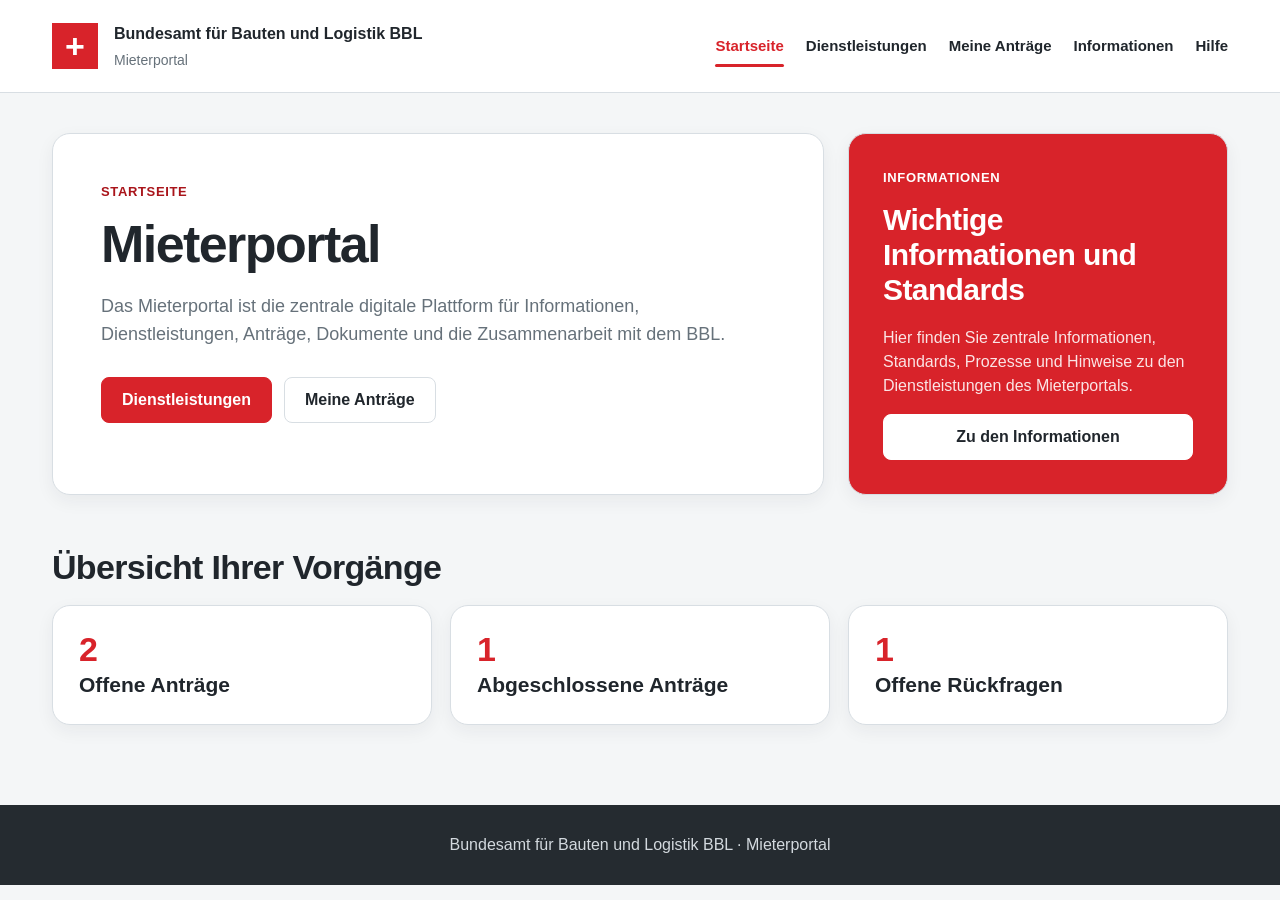
<file: index.html>
<!DOCTYPE html>
<html lang="de">
<head>
    <meta charset="UTF-8">
    <meta name="viewport" content="width=device-width, initial-scale=1.0">
    <title>Mieterportal</title>
    <meta http-equiv="refresh" content="0; url=Version%202/startseite.html">
    <link rel="canonical" href="Version%202/startseite.html">
    <script>
        window.location.replace("Version%202/startseite.html");
    </script>
</head>
<body>
    <p>Weiterleitung zum Mieterportal … Falls die Seite nicht automatisch lädt,
        <a href="Version%202/startseite.html">hier klicken</a>.</p>
</body>
</html>
</file>
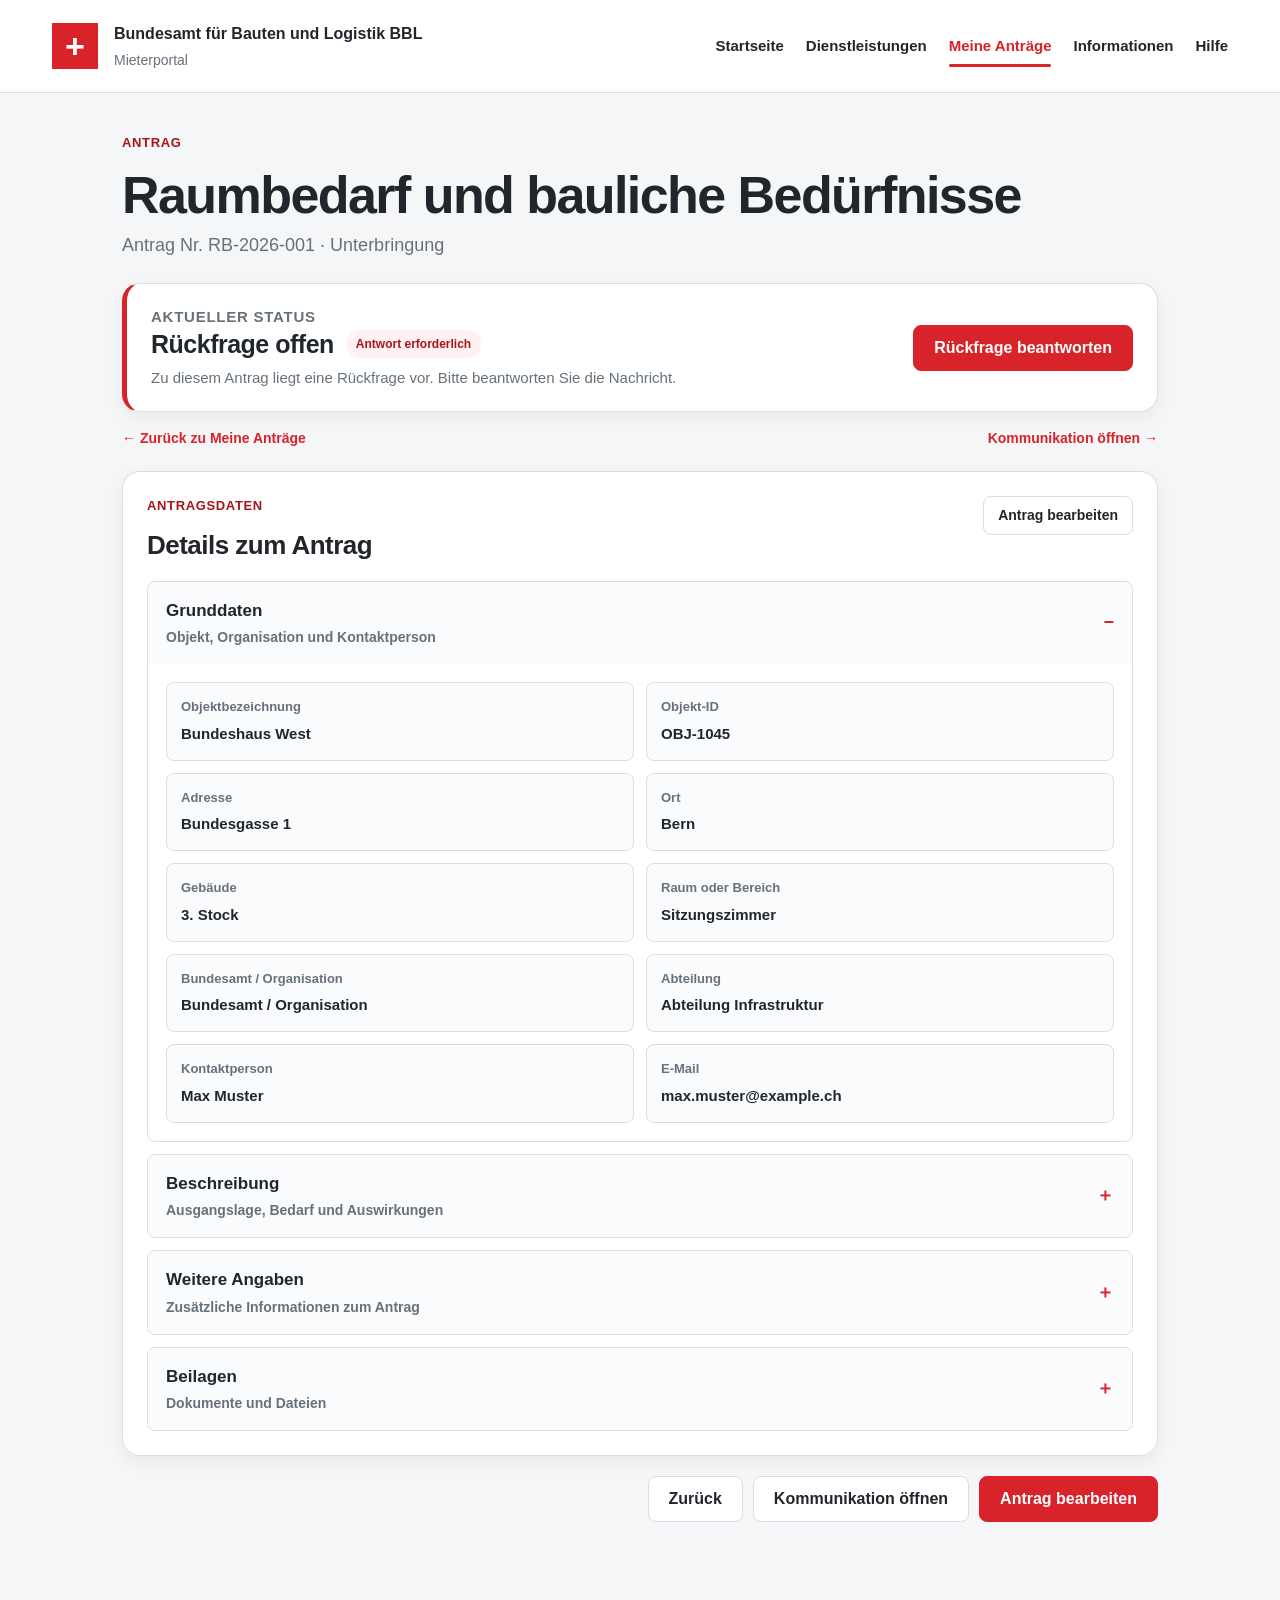
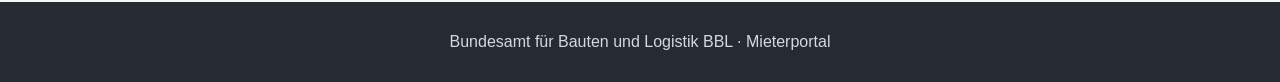
<file: Version 2/antrag-detail.html>
<!DOCTYPE html>
<html lang="de">
<head>
    <meta charset="UTF-8">

    <meta name="viewport" content="width=device-width, initial-scale=1.0">

    <title>Mieterportal - Antrag</title>

    <link rel="stylesheet" href="css/style.css">
</head>

<body>

<header class="header">
    <div class="header-container">

        <div class="logo-box">
            <div class="swiss-logo">+</div>

            <div>
                <strong>Bundesamt für Bauten und Logistik BBL</strong>
                <p>Mieterportal</p>
            </div>
        </div>

        <nav class="navigation">
            <a href="startseite.html">Startseite</a>
            <a href="Dienstleistungen.html">Dienstleistungen</a>
            <a href="Meine-antrage.html" class="active">Meine Anträge</a>
            <a href="informationen.html">Informationen</a>
            <a href="#">Hilfe</a>
        </nav>

    </div>
</header>


<main class="main-container application-detail-page">

    <!-- =====================================================
         SEITENKOPF
         ===================================================== -->
    <section class="application-detail-top">

        <div>
            <p class="small-title">Antrag</p>

            <h1>Raumbedarf und bauliche Bedürfnisse</h1>

            <p class="intro-text">
                Antrag Nr. RB-2026-001 · Unterbringung
            </p>
        </div>

    </section>


    <!-- =====================================================
         AKTUELLER STATUS
         Variante aktuell: Rückfrage offen
         ===================================================== -->
    <section class="application-status-clean status-needs-answer">

        <div class="status-main">

            <p class="small-title">Aktueller Status</p>

            <div class="status-heading-row">
                <h2>Rückfrage offen</h2>
                <span class="tag red">Antwort erforderlich</span>
            </div>

            <p>
                Zu diesem Antrag liegt eine Rückfrage vor. Bitte beantworten Sie die Nachricht.
            </p>

        </div>

        <div class="status-actions">
            <a href="antrag.html" class="btn btn-primary">
                Rückfrage beantworten
            </a>
        </div>

    </section>


    <!-- =====================================================
         HINWEIS:
         Wenn du später einen anderen Status zeigen willst,
         ersetze nur den Block oben durch einen dieser Blöcke.
         Diese Blöcke hier NICHT gleichzeitig anzeigen.
         ===================================================== -->

    <!--

    STATUS: IN PRÜFUNG

    <section class="application-status-clean status-in-progress">

        <div class="status-main">

            <p class="small-title">Aktueller Status</p>

            <div class="status-heading-row">
                <h2>In Prüfung</h2>
                <span class="tag">In Prüfung</span>
            </div>

            <p>
                Der Antrag wurde eingereicht und wird aktuell durch die zuständige Stelle geprüft.
            </p>

        </div>

        <div class="status-actions">
            <a href="antrag.html" class="btn btn-secondary">
                Frage zum Antrag stellen
            </a>
        </div>

    </section>

    -->


    <!--

    STATUS: ÜBERARBEITUNG ERFORDERLICH

    <section class="application-status-clean status-needs-change">

        <div class="status-main">

            <p class="small-title">Aktueller Status</p>

            <div class="status-heading-row">
                <h2>Überarbeitung erforderlich</h2>
                <span class="tag red">Änderung erforderlich</span>
            </div>

            <p>
                Der Antrag muss angepasst werden, bevor er erneut eingereicht werden kann.
            </p>

        </div>

        <div class="status-actions">
            <a href="raumbedarf-antrag.html" class="btn btn-primary">
                Antrag überarbeiten
            </a>
        </div>

    </section>

    -->


    <!--

    STATUS: ABGESCHLOSSEN

    <section class="application-status-clean status-completed">

        <div class="status-main">

            <p class="small-title">Aktueller Status</p>

            <div class="status-heading-row">
                <h2>Abgeschlossen</h2>
                <span class="tag green">Abgeschlossen</span>
            </div>

            <p>
                Der Antrag wurde abgeschlossen. Details, Dokumente und Kommunikation bleiben verfügbar.
            </p>

        </div>

        <div class="status-actions status-actions-small">
            <a href="#antragsdaten" class="btn btn-secondary btn-small">
                Details
            </a>

            <a href="antrag.html" class="btn btn-secondary btn-small">
                Kommunikation
            </a>
        </div>

    </section>

    -->


    <!-- =====================================================
         SCHNELLAKTIONEN
         ===================================================== -->
    <section class="application-quick-actions">

        <a href="Meine-antrage.html" class="quick-action-link">
            ← Zurück zu Meine Anträge
        </a>

        <a href="antrag.html" class="quick-action-link">
            Kommunikation öffnen →
        </a>

    </section>


    <!-- =====================================================
         ANTRAGSDATEN
         ===================================================== -->
    <section class="application-data-clean" id="antragsdaten">

        <div class="application-data-header">

            <div>
                <p class="small-title">Antragsdaten</p>

                <h2>Details zum Antrag</h2>
            </div>

            <a href="raumbedarf-antrag.html" class="btn btn-secondary btn-small">
                Antrag bearbeiten
            </a>

        </div>


        <!-- =================================================
             GRUNDDATEN
             ================================================= -->
        <details class="application-accordion-clean" open>

            <summary>
                <div>
                    <span>Grunddaten</span>
                    <p>Objekt, Organisation und Kontaktperson</p>
                </div>
            </summary>

            <div class="accordion-clean-content">

                <div class="detail-field-grid">

                    <div class="detail-field-clean">
                        <span>Objektbezeichnung</span>
                        <strong>Bundeshaus West</strong>
                    </div>

                    <div class="detail-field-clean">
                        <span>Objekt-ID</span>
                        <strong>OBJ-1045</strong>
                    </div>

                    <div class="detail-field-clean">
                        <span>Adresse</span>
                        <strong>Bundesgasse 1</strong>
                    </div>

                    <div class="detail-field-clean">
                        <span>Ort</span>
                        <strong>Bern</strong>
                    </div>

                    <div class="detail-field-clean">
                        <span>Gebäude</span>
                        <strong>3. Stock</strong>
                    </div>

                    <div class="detail-field-clean">
                        <span>Raum oder Bereich</span>
                        <strong>Sitzungszimmer</strong>
                    </div>

                    <div class="detail-field-clean">
                        <span>Bundesamt / Organisation</span>
                        <strong>Bundesamt / Organisation</strong>
                    </div>

                    <div class="detail-field-clean">
                        <span>Abteilung</span>
                        <strong>Abteilung Infrastruktur</strong>
                    </div>

                    <div class="detail-field-clean">
                        <span>Kontaktperson</span>
                        <strong>Max Muster</strong>
                    </div>

                    <div class="detail-field-clean">
                        <span>E-Mail</span>
                        <strong>max.muster@example.ch</strong>
                    </div>

                </div>

            </div>

        </details>


        <!-- =================================================
             BESCHREIBUNG
             ================================================= -->
        <details class="application-accordion-clean">

            <summary>
                <div>
                    <span>Beschreibung</span>
                    <p>Ausgangslage, Bedarf und Auswirkungen</p>
                </div>
            </summary>

            <div class="accordion-clean-content">

                <div class="text-preview-clean">
                    <h3>Ausgangslage</h3>

                    <p>
                        Text eingeben. Hier wird die Ausgangslage des Antrags angezeigt.
                    </p>
                </div>

                <div class="text-preview-clean">
                    <h3>Bedarf und Ziel</h3>

                    <p>
                        Text eingeben. Hier wird der Raumbedarf oder das bauliche Bedürfnis beschrieben.
                    </p>
                </div>

                <div class="text-preview-clean">
                    <h3>Auswirkungen</h3>

                    <p>
                        Text eingeben. Hier werden Auswirkungen auf Betrieb, Räume oder Nutzung beschrieben.
                    </p>
                </div>

            </div>

        </details>


        <!-- =================================================
             WEITERE ANGABEN
             ================================================= -->
        <details class="application-accordion-clean">

            <summary>
                <div>
                    <span>Weitere Angaben</span>
                    <p>Zusätzliche Informationen zum Antrag</p>
                </div>
            </summary>

            <div class="accordion-clean-content">

                <p class="placeholder-text">
                    Weitere Angaben zum Antrag werden hier angezeigt.
                </p>

            </div>

        </details>


        <!-- =================================================
             BEILAGEN
             ================================================= -->
        <details class="application-accordion-clean">

            <summary>
                <div>
                    <span>Beilagen</span>
                    <p>Dokumente und Dateien</p>
                </div>
            </summary>

            <div class="accordion-clean-content">

                <div class="document-list-clean">

                    <div class="document-item-clean">
                        <span class="document-icon">📄</span>

                        <div>
                            <strong>Raumplan.pdf</strong>
                            <p>Hochgeladen am 01.07.2026</p>
                        </div>

                        <a href="#">Öffnen</a>
                    </div>

                    <div class="document-item-clean">
                        <span class="document-icon">📄</span>

                        <div>
                            <strong>Zusätzliche Angaben.docx</strong>
                            <p>Hochgeladen am 01.07.2026</p>
                        </div>

                        <a href="#">Öffnen</a>
                    </div>

                </div>

            </div>

        </details>

    </section>


    <!-- =====================================================
         UNTERE AKTIONEN
         ===================================================== -->
    <section class="bottom-action-bar-clean">

        <a href="Meine-antrage.html" class="btn btn-secondary">
            Zurück
        </a>

        <a href="antrag.html" class="btn btn-secondary">
            Kommunikation öffnen
        </a>

        <a href="raumbedarf-antrag.html" class="btn btn-primary">
            Antrag bearbeiten
        </a>

    </section>

</main>


<footer class="footer">
    <p>Bundesamt für Bauten und Logistik BBL · Mieterportal</p>
</footer>

<script src="js/main.js"></script>

</body>
</html>
</file>
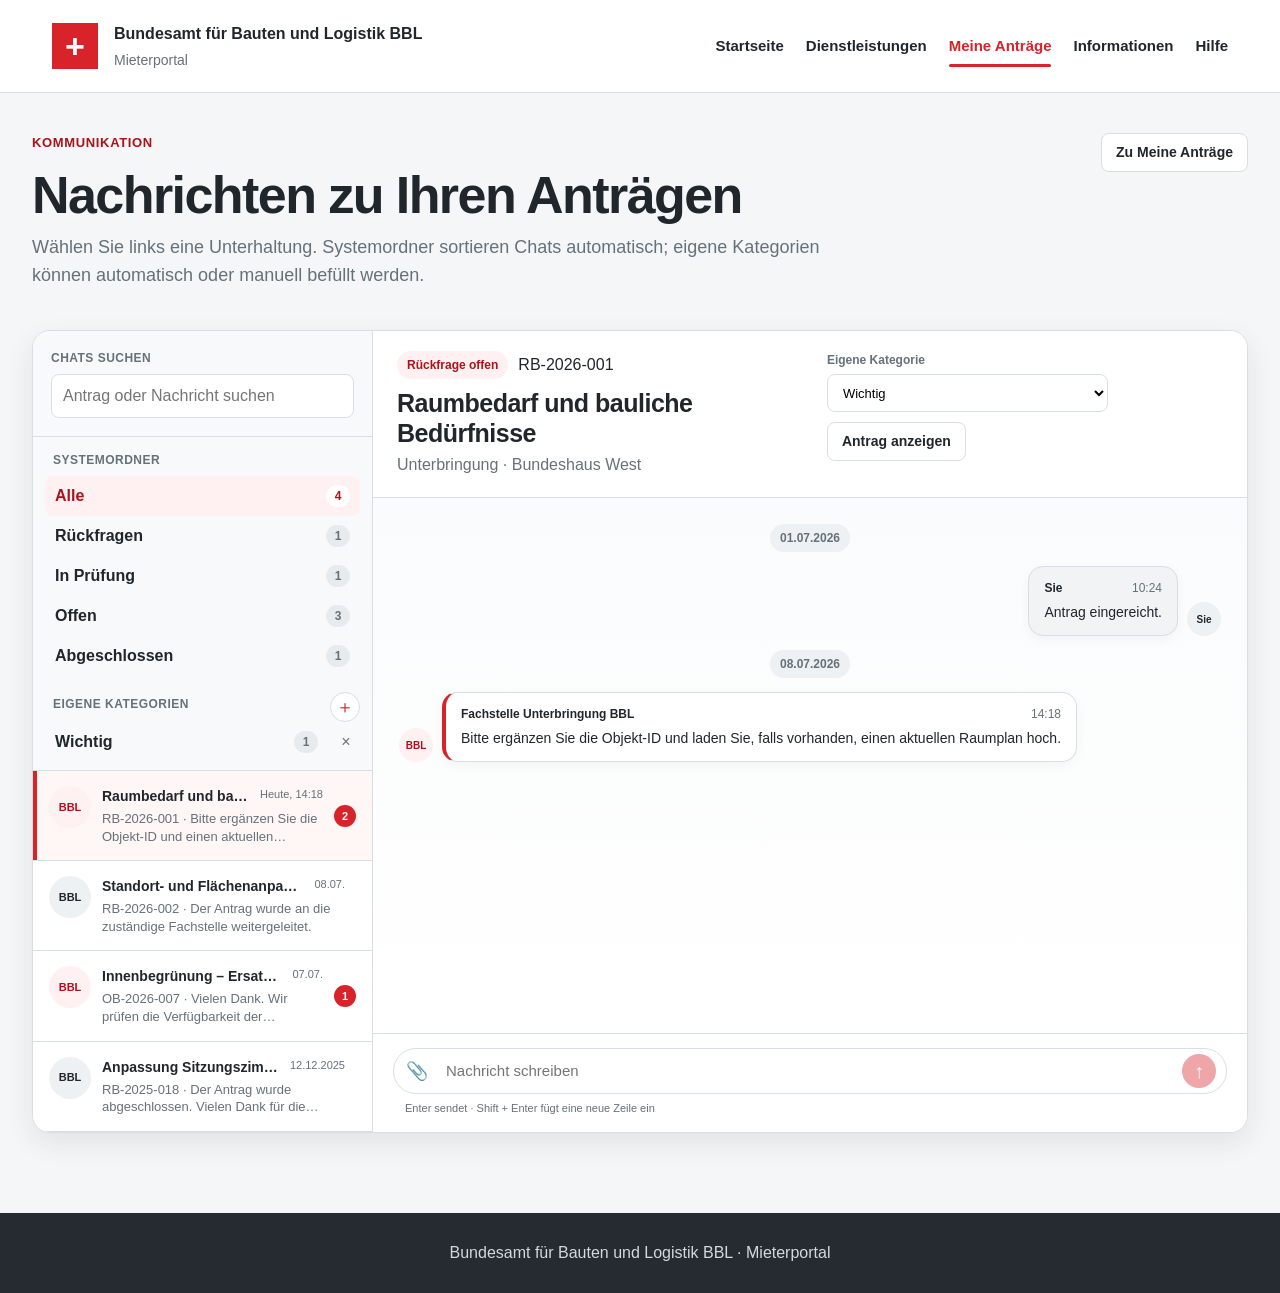
<file: Version 2/antrag.html>
<!DOCTYPE html>
<html lang="de">
<head>
    <meta charset="UTF-8">
    <meta name="viewport" content="width=device-width, initial-scale=1.0">
    <title>Mieterportal - Kommunikation</title>
    <link rel="stylesheet" href="css/style.css">
</head>
<body>
<header class="header">
    <div class="header-container">
        <div class="logo-box">
            <div class="swiss-logo">+</div>
            <div>
                <strong>Bundesamt für Bauten und Logistik BBL</strong>
                <p>Mieterportal</p>
            </div>
        </div>
        <nav class="navigation" aria-label="Hauptnavigation">
            <a href="startseite.html">Startseite</a>
            <a href="Dienstleistungen.html">Dienstleistungen</a>
            <a href="Meine-antrage.html" class="active">Meine Anträge</a>
            <a href="informationen.html">Informationen</a>
            <a href="#">Hilfe</a>
        </nav>
    </div>
</header>
<main class="main-container mail-chat-page">
    <section class="mail-chat-heading">
        <div>
            <p class="small-title">Kommunikation</p>
            <h1>Nachrichten zu Ihren Anträgen</h1>
            <p class="intro-text">Wählen Sie links eine Unterhaltung. Systemordner sortieren Chats automatisch; eigene Kategorien können automatisch oder manuell befüllt werden.</p>
        </div>
        <a href="Meine-antrage.html" class="btn btn-secondary btn-small">Zu Meine Anträge</a>
    </section>

    <section class="mail-chat-layout" aria-label="Kommunikationsbereich">
        <aside class="chat-sidebar">
            <div class="chat-sidebar-top">
                <label class="chat-search-label" for="chatSearch">Chats suchen</label>
                <input id="chatSearch" type="search" placeholder="Antrag oder Nachricht suchen">
            </div>

            <nav class="chat-folders" aria-label="Chat-Ordner">
                <div class="chat-folder-group">
                    <p class="chat-folder-title">Systemordner</p>
                    <button class="chat-folder active" type="button" data-chat-filter="alle"><span>Alle</span><strong data-folder-count="alle">0</strong></button>
                    <button class="chat-folder" type="button" data-chat-filter="rueckfragen"><span>Rückfragen</span><strong data-folder-count="rueckfragen">0</strong></button>
                    <button class="chat-folder" type="button" data-chat-filter="pruefung"><span>In Prüfung</span><strong data-folder-count="pruefung">0</strong></button>
                    <button class="chat-folder" type="button" data-chat-filter="offen"><span>Offen</span><strong data-folder-count="offen">0</strong></button>
                    <button class="chat-folder" type="button" data-chat-filter="abgeschlossen"><span>Abgeschlossen</span><strong data-folder-count="abgeschlossen">0</strong></button>
                </div>

                <div class="chat-folder-group">
                    <div class="chat-folder-title-row">
                        <p class="chat-folder-title">Eigene Kategorien</p>
                        <button id="showFolderFormBtn" class="chat-folder-add" type="button" aria-label="Kategorie erstellen">＋</button>
                    </div>
                    <div id="customFolderList"></div>
                </div>
            </nav>

            <form id="createFolderForm" class="chat-folder-form" hidden>
                <label for="folderName">Name</label>
                <input id="folderName" type="text" maxlength="35" placeholder="z. B. Wichtig" required>
                <label for="folderRule">Welche Chats werden angezeigt?</label>
                <select id="folderRule">
                    <option value="manual">Manuell zuweisen</option>
                    <option value="rueckfragen">Nur Rückfragen</option>
                    <option value="pruefung">Nur Chats in Prüfung</option>
                    <option value="offen">Nur offene Chats</option>
                    <option value="abgeschlossen">Nur abgeschlossene Chats</option>
                </select>
                <div class="chat-folder-form-actions">
                    <button type="button" class="btn btn-secondary btn-small" id="cancelFolderBtn">Abbrechen</button>
                    <button type="submit" class="btn btn-primary btn-small">Erstellen</button>
                </div>
            </form>

            <div id="chatList" class="chat-list" aria-live="polite"></div>
        </aside>

        <section class="chat-workspace" aria-live="polite">
            <header class="chat-workspace-header">
                <div>
                    <div class="chat-header-line">
                        <span id="activeChatStatus" class="tag red">Rückfrage offen</span>
                        <span id="activeChatNumber" class="chat-case-number">RB-2026-001</span>
                    </div>
                    <h2 id="activeChatTitle">Raumbedarf und bauliche Bedürfnisse</h2>
                    <p id="activeChatSubtitle">Unterbringung · Bundeshaus West</p>
                </div>
                <div class="chat-workspace-actions">
                    <label class="chat-category-assignment" for="chatCategorySelect">
                        Eigene Kategorie
                        <select id="chatCategorySelect"></select>
                    </label>
                    <a href="antrag-detail.html" class="btn btn-secondary btn-small">Antrag anzeigen</a>
                </div>
            </header>

            <div id="chatMessages" class="chat-conversation"></div>

            <div class="chat-modern-composer">
                <div id="selectedFileName" class="chat-selected-file" hidden></div>
                <div class="chat-modern-input">
                    <label class="chat-attachment-button" title="Datei hinzufügen" aria-label="Datei hinzufügen">
                        <span>📎</span>
                        <input id="chatAttachment" type="file">
                    </label>
                    <textarea id="communicationAnswer" rows="1" placeholder="Nachricht schreiben" aria-label="Nachricht schreiben"></textarea>
                    <button id="sendAnswerBtn" class="chat-modern-send is-disabled" type="button" aria-label="Nachricht senden">↑</button>
                </div>
                <p class="chat-input-hint">Enter sendet · Shift + Enter fügt eine neue Zeile ein</p>
            </div>
        </section>
    </section>
</main>
<footer class="footer"><p>Bundesamt für Bauten und Logistik BBL · Mieterportal</p></footer>
<script src="js/main.js"></script>
</body>
</html>
</file>
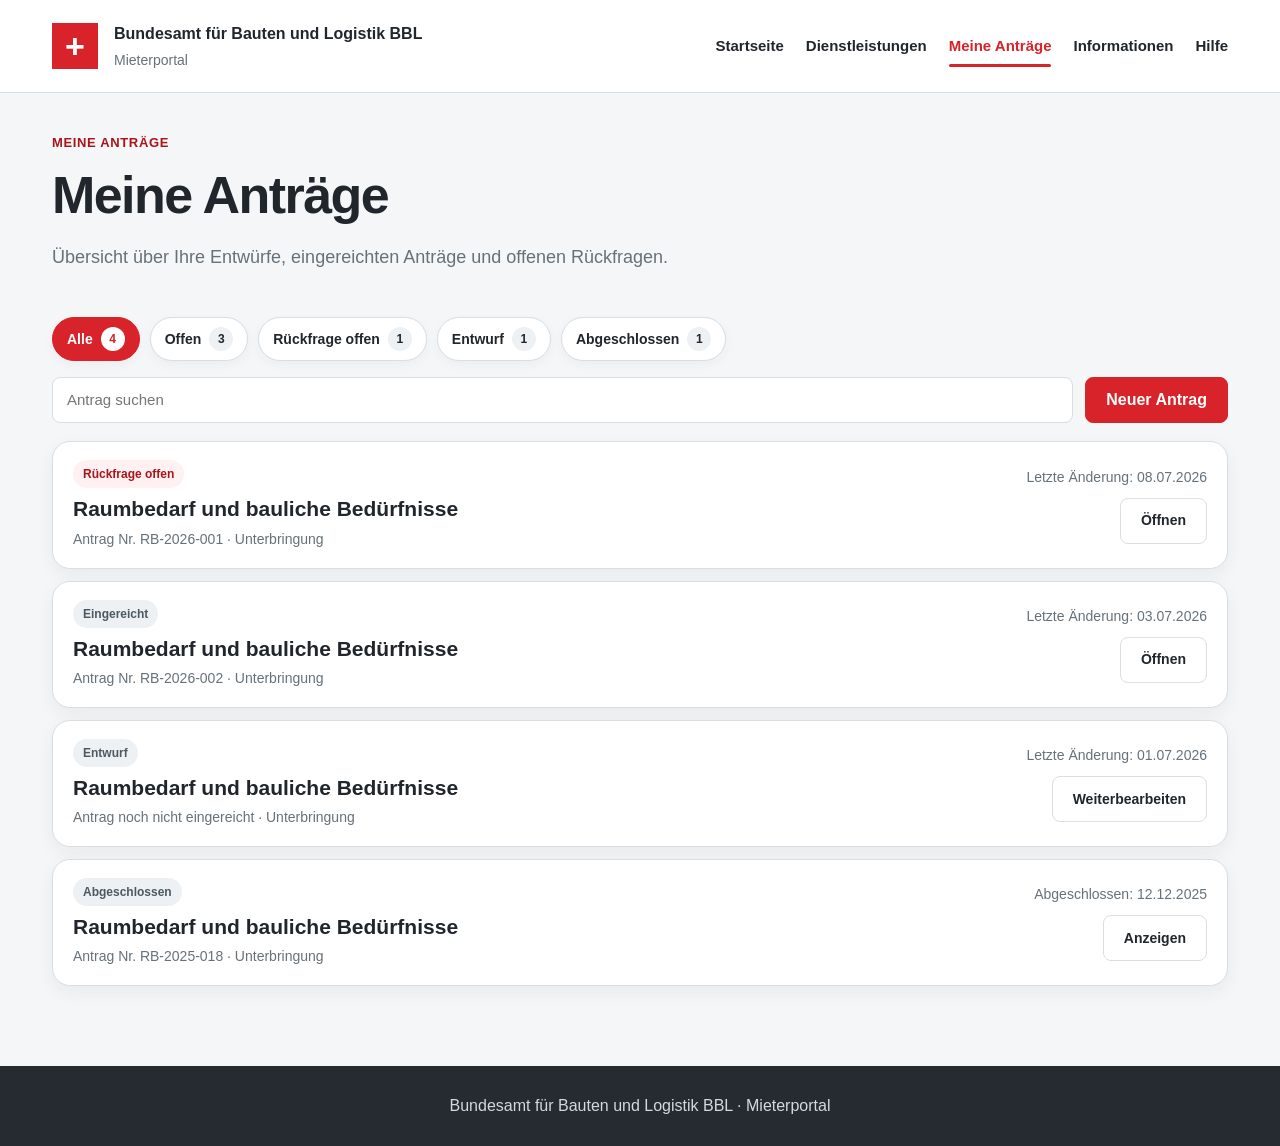
<file: Version 2/Meine-antrage.html>
<!DOCTYPE html>
<html lang="de">
<head>
    <meta charset="UTF-8">

    <meta name="viewport" content="width=device-width, initial-scale=1.0">

    <title>Mieterportal - Meine Anträge</title>

    <link rel="stylesheet" href="css/style.css">
</head>

<body>

<header class="header">
    <div class="header-container">

        <div class="logo-box">
            <div class="swiss-logo">+</div>

            <div>
                <strong>Bundesamt für Bauten und Logistik BBL</strong>
                <p>Mieterportal</p>
            </div>
        </div>

        <nav class="navigation">
            <a href="startseite.html">Startseite</a>
            <a href="Dienstleistungen.html">Dienstleistungen</a>
            <a href="Meine-antrage.html" class="active">Meine Anträge</a>
            <a href="informationen.html">Informationen</a>
            <a href="#">Hilfe</a>
        </nav>

    </div>
</header>


<main class="main-container">

    <section class="page-intro">
        <p class="small-title">Meine Anträge</p>

        <h1>Meine Anträge</h1>

        <p class="intro-text">
            Übersicht über Ihre Entwürfe, eingereichten Anträge und offenen Rückfragen.
        </p>
    </section>


    
   <!-- Statusfilter -->
<section class="application-status-tabs">

    <button class="status-tab active" type="button" data-filter="alle">
        Alle
        <span>4</span>
    </button>

    <button class="status-tab" type="button" data-filter="offen">
        Offen
        <span>3</span>
    </button>

    <button class="status-tab" type="button" data-filter="rueckfrage">
        Rückfrage offen
        <span>1</span>
    </button>

    <button class="status-tab" type="button" data-filter="entwurf">
        Entwurf
        <span>1</span>
    </button>

    <button class="status-tab" type="button" data-filter="abgeschlossen">
        Abgeschlossen
        <span>1</span>
    </button>

</section>


<!-- Suche und Aktion -->
<section class="application-toolbar application-toolbar-simple">

    <input 
        id="applicationSearch"
        type="search" 
        placeholder="Antrag suchen"
    >

    <a href="raumbedarf-antrag.html" class="btn btn-primary">
        Neuer Antrag
    </a>

</section>


    <!-- Antragsliste -->
    <section class="application-list" id="applicationList">

        <article class="application-card" data-status="rueckfrage">
            <div class="application-card-main">
                <span class="tag red">Rückfrage offen</span>

                <h3>Raumbedarf und bauliche Bedürfnisse</h3>

                <p>
                    Antrag Nr. RB-2026-001 · Unterbringung
                </p>
            </div>

            <div class="application-card-side">
                <span>Letzte Änderung: 08.07.2026</span>

                <a href="antrag-detail.html" class="btn btn-secondary">
                    Öffnen
                </a>
            </div>
        </article>


        <article class="application-card" data-status="eingereicht">
            <div class="application-card-main">
                <span class="tag">Eingereicht</span>

                <h3>Raumbedarf und bauliche Bedürfnisse</h3>

                <p>
                    Antrag Nr. RB-2026-002 · Unterbringung
                </p>
            </div>

            <div class="application-card-side">
                <span>Letzte Änderung: 03.07.2026</span>

                <a href="antrag-detail.html" class="btn btn-secondary">
                    Öffnen
                </a>
            </div>
        </article>


        <article class="application-card" data-status="entwurf">
            <div class="application-card-main">
                <span class="tag">Entwurf</span>

                <h3>Raumbedarf und bauliche Bedürfnisse</h3>

                <p>
                    Antrag noch nicht eingereicht · Unterbringung
                </p>
            </div>

            <div class="application-card-side">
                <span>Letzte Änderung: 01.07.2026</span>

                <a href="raumbedarf-antrag.html" class="btn btn-secondary">
                    Weiterbearbeiten
                </a>
            </div>
        </article>


        <article class="application-card" data-status="abgeschlossen">
            <div class="application-card-main">
                <span class="tag green">Abgeschlossen</span>

                <h3>Raumbedarf und bauliche Bedürfnisse</h3>

                <p>
                    Antrag Nr. RB-2025-018 · Unterbringung
                </p>
            </div>

            <div class="application-card-side">
                <span>Abgeschlossen: 12.12.2025</span>

                <a href="antrag-detail.html" class="btn btn-secondary">
                    Anzeigen
                </a>
            </div>
        </article>

    </section>

</main>


<footer class="footer">
    <p>Bundesamt für Bauten und Logistik BBL · Mieterportal</p>
</footer>


<script src="js/main.js"></script>

</body>
</html>
</file>
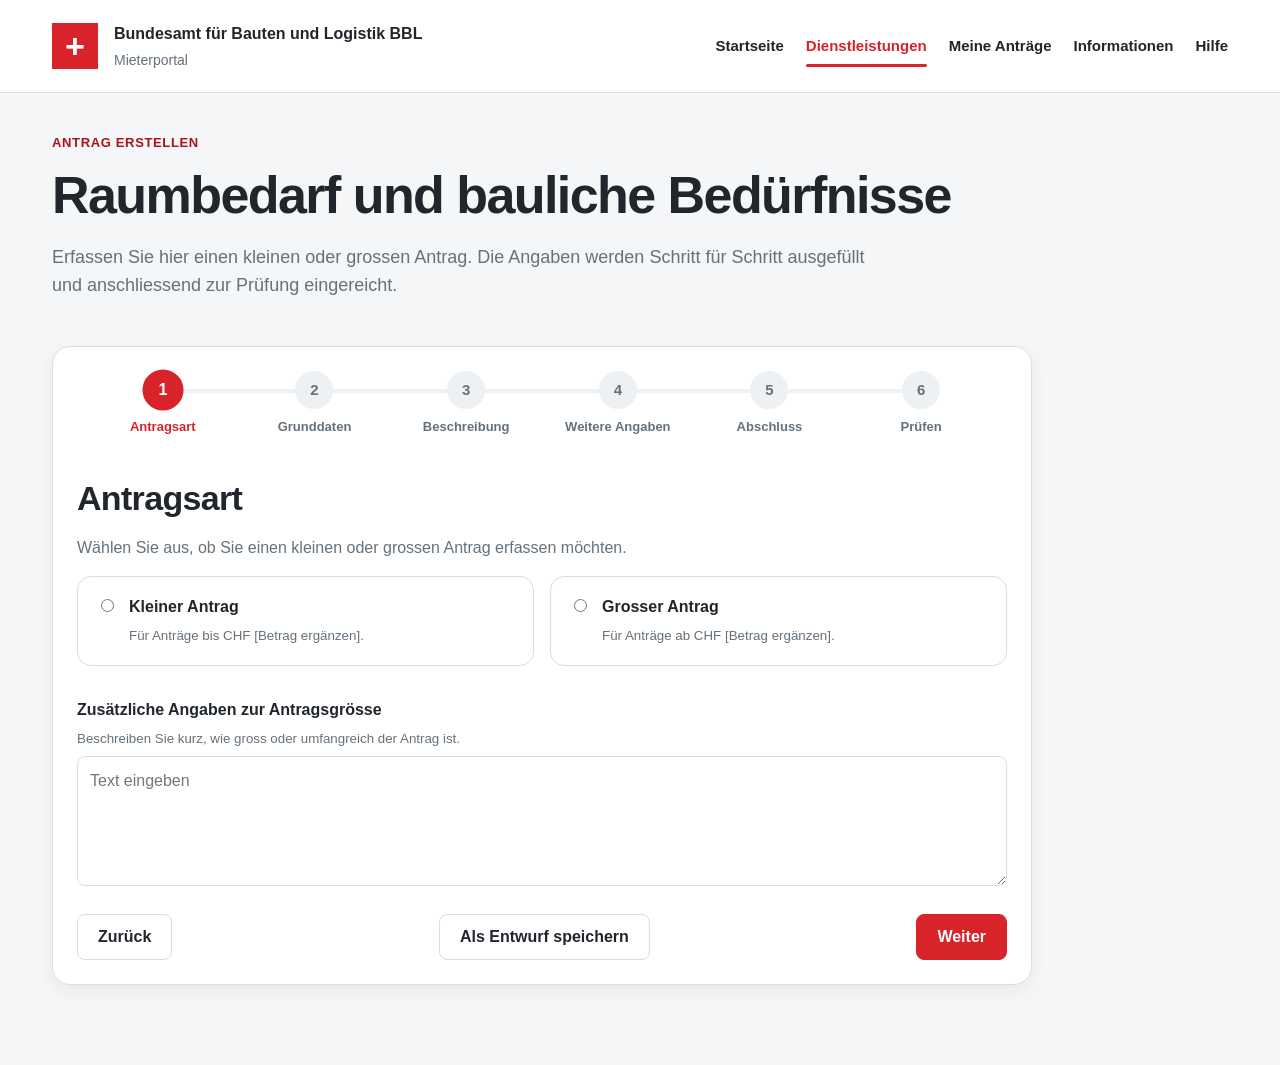
<file: Version 2/raumbedarf-antrag.html>
<!DOCTYPE html>
<html lang="de">
<head>
    <meta charset="UTF-8">

    <meta name="viewport" content="width=device-width, initial-scale=1.0">

    <title>Mieterportal - Raumbedarf Antrag</title>

    <link rel="stylesheet" href="css/style.css">
</head>

<body>

    <!-- =====================================================
         HEADER
         ===================================================== -->
    <header class="header">
        <div class="header-container">

            <div class="logo-box">
                <div class="swiss-logo">+</div>

                <div>
                    <strong>Bundesamt für Bauten und Logistik BBL</strong>
                    <p>Mieterportal</p>
                </div>
            </div>

            <nav class="navigation">
                <a href="startseite.html">Startseite</a>
                <a href="Dienstleistungen.html" class="active">Dienstleistungen</a>
                <a href="Meine-antrage.html">Meine Anträge</a>
                <a href="informationen.html">Informationen</a>
                <a href="#">Hilfe</a>
            </nav>

        </div>
    </header>


    <!-- =====================================================
         HAUPTBEREICH
         ===================================================== -->
    <main class="main-container">

        <!-- =================================================
             SEITENINTRO
             ================================================= -->
        <section class="page-intro">

            <p class="small-title">Antrag erstellen</p>

            <h1>Raumbedarf und bauliche Bedürfnisse</h1>

            <p class="intro-text">
                Erfassen Sie hier einen kleinen oder grossen Antrag.
                Die Angaben werden Schritt für Schritt ausgefüllt und
                anschliessend zur Prüfung eingereicht.
            </p>

        </section>


        <!-- =================================================
             FORMULAR-LAYOUT
             ================================================= -->
        <section class="wizard-layout">

            <!-- =================================================
                 LINKE HAUPTSPALTE
                 ================================================= -->
            <div class="panel">

                <!-- =============================================
                     FORTSCHRITTSANZEIGE
                     ============================================= -->
				<div class="progress-steps">

					<div class="progress-step active" data-step="1">
						<div class="progress-circle">1</div>
						<div class="progress-label">Antragsart</div>
					</div>

					<div class="progress-step" data-step="2">
						<div class="progress-circle">2</div>
						<div class="progress-label">Grunddaten</div>
					</div>

					<div class="progress-step" data-step="3">
						<div class="progress-circle">3</div>
						<div class="progress-label">Beschreibung</div>
					</div>

					<div class="progress-step" data-step="4">
						<div class="progress-circle">4</div>
						<div class="progress-label">Weitere Angaben</div>
					</div>

					<div class="progress-step" data-step="5">
						<div class="progress-circle">5</div>
						<div class="progress-label">Abschluss</div>
					</div>

					<div class="progress-step" data-step="6">
						<div class="progress-circle">6</div>
						<div class="progress-label">Prüfen</div>
					</div>

				</div>


                <!-- =================================================
                     SCHRITT 1: ANTRAGSART
                     ================================================= -->
                <section class="form-step active" id="step-1">

                    <h2>Antragsart</h2>

                    <p class="text-muted">
                        Wählen Sie aus, ob Sie einen kleinen oder grossen Antrag
                        erfassen möchten.
                    </p>

                    <div class="choice-grid">

                        <label class="choice-card">
                            <input type="radio" name="antragsgroesse" value="klein">

                            <div>
                                <strong>Kleiner Antrag</strong>
                                <small>
                                    Für Anträge bis CHF [Betrag ergänzen].
                                </small>
                            </div>
                        </label>


                        <label class="choice-card">
                            <input type="radio" name="antragsgroesse" value="gross">

                            <div>
                                <strong>Grosser Antrag</strong>
                                <small>
                                    Für Anträge ab CHF [Betrag ergänzen].
                                </small>
                            </div>
                        </label>

                    </div>


                    <div class="form-section">

                        <div class="form-field full">
                            <label for="antragsgroesse-beschreibung">
                                Zusätzliche Angaben zur Antragsgrösse
                            </label>

                            <small>
                                Beschreiben Sie kurz, wie gross oder umfangreich
                                der Antrag ist.
                            </small>

                            <textarea
                                id="antragsgroesse-beschreibung"
                                placeholder="Text eingeben"
                            ></textarea>
                        </div>

                    </div>

                </section>


                <!-- =================================================
                     SCHRITT 2: GRUNDDATEN
                     ================================================= -->
                <section class="form-step" id="step-2">

    <h2>Grunddaten</h2>

    <p class="step-description">
        Erfassen Sie die wichtigsten Angaben zum Objekt, zur Organisation und zur Kontaktperson.
    </p>


    <!-- =================================================
         OBJEKTDATEN
         ================================================= -->
    <div class="form-section-card">

        <div class="form-section-header">
            <div class="form-section-icon">🏢</div>

            <div>
                <h3>Objektdaten</h3>
                <p>Angaben zum betroffenen Objekt oder Bereich.</p>
            </div>
        </div>

        <div class="compact-form-grid">

            <label class="sr-only" for="objektbezeichnung">Objektbezeichnung</label>
            <input 
                id="objektbezeichnung" 
                type="text" 
                placeholder="Objektbezeichnung"
            >

            <label class="sr-only" for="objekt-id">Objekt-ID</label>
            <input 
                id="objekt-id" 
                type="text" 
                placeholder="Objekt-ID"
            >

            <label class="sr-only" for="adresse">Adresse</label>
            <input 
                id="adresse" 
                type="text" 
                placeholder="Adresse"
            >

            <label class="sr-only" for="ort">Ort</label>
            <input 
                id="ort" 
                type="text" 
                placeholder="Ort"
            >

            <label class="sr-only" for="gebaeude">Gebäude</label>
            <input 
                id="gebaeude" 
                type="text" 
                placeholder="Gebäude"
            >

            <label class="sr-only" for="raum">Raum oder Bereich</label>
            <input 
                id="raum" 
                type="text" 
                placeholder="Raum oder Bereich"
            >

        </div>

    </div>


    <!-- =================================================
         ORGANISATION
         ================================================= -->
    <div class="form-section-card">

        <div class="form-section-header">
            <div class="form-section-icon">🏛️</div>

            <div>
                <h3>Organisation</h3>
                <p>Angaben zur zuständigen Organisationseinheit.</p>
            </div>
        </div>

        <div class="compact-form-grid">

            <label class="sr-only" for="bundesamt">Bundesamt / Organisation</label>
            <input 
                id="bundesamt" 
                type="text" 
                placeholder="Bundesamt / Organisation"
            >

            <label class="sr-only" for="abteilung">Abteilung</label>
            <input 
                id="abteilung" 
                type="text" 
                placeholder="Abteilung"
            >

            <label class="sr-only" for="kostenstelle">Kostenstelle</label>
            <input 
                id="kostenstelle" 
                type="text" 
                placeholder="Kostenstelle"
            >

            <label class="sr-only" for="organisationseinheit">Organisationseinheit</label>
            <input 
                id="organisationseinheit" 
                type="text" 
                placeholder="Organisationseinheit"
            >

        </div>

    </div>


    <!-- =================================================
         KONTAKTPERSON
         ================================================= -->
    <!-- =================================================
     KONTAKTPERSON
     ================================================= -->
<div class="form-section-card">

    <div class="form-section-header">
        <div class="form-section-icon">👤</div>

        <div>
            <h3>Kontaktperson</h3>
            <p>Kontaktangaben für Rückfragen zum Antrag.</p>
        </div>
    </div>

    <div class="compact-form-grid">

        <label class="sr-only" for="vorname">Vorname</label>
        <input 
            id="vorname" 
            type="text" 
            placeholder="Vorname"
        >

        <label class="sr-only" for="nachname">Nachname</label>
        <input 
            id="nachname" 
            type="text" 
            placeholder="Nachname"
        >

        <label class="sr-only" for="funktion">Funktion</label>
        <input 
            id="funktion" 
            type="text" 
            placeholder="Funktion"
        >

        <label class="sr-only" for="telefon">Telefonnummer</label>
        <input 
            id="telefon" 
            type="tel" 
            placeholder="Telefonnummer"
        >

        <label class="sr-only" for="email">E-Mail</label>
        <input 
            id="email" 
            class="full-row"
            type="email" 
            placeholder="E-Mail"
        >

    </div>

</div>
</section>
                <!-- =================================================
                     SCHRITT 3: BESCHREIBUNG DES ANTRAGS
                     ================================================= -->
                <section class="form-step" id="step-3">

                    <h2>Beschreibung des Antrags</h2>

                    <p class="text-muted">
                        Beschreiben Sie die Ausgangslage, den Bedarf und
                        mögliche Auswirkungen des Antrags.
                    </p>


                    <div class="form-field full">
                        <label for="ausgangslage">Ausgangslage</label>

                        <small>
                            Beschreiben Sie die aktuelle Situation und den Grund
                            für den Antrag.
                        </small>

                        <textarea
                            id="ausgangslage"
                            placeholder="Text eingeben"
                        ></textarea>
                    </div>


                    <div class="form-field full">
                        <label for="bedarf">Bedarf und Ziel</label>

                        <small>
                            Beschreiben Sie, welcher Bedarf besteht und welches
                            Ziel erreicht werden soll.
                        </small>

                        <textarea
                            id="bedarf"
                            placeholder="Text eingeben"
                        ></textarea>
                    </div>


                    <div class="form-field full">
                        <label for="konsequenzen">Auswirkungen und Konsequenzen</label>

                        <small>
                            Beschreiben Sie mögliche Auswirkungen auf Räume,
                            Mitarbeitende, Betrieb oder Termine.
                        </small>

                        <textarea
                            id="konsequenzen"
                            placeholder="Text eingeben"
                        ></textarea>
                    </div>

                </section>


                <!-- =================================================
                     SCHRITT 4: WEITERE ANGABEN
                     ================================================= -->
                <section class="form-step" id="step-4">

                    <h2>Weitere Angaben</h2>

                    <p class="text-muted">
                        Ergänzen Sie weitere Informationen zum Antrag.
                    </p>


                    <div class="form-field full">
                        <label for="block1">Überschrift 1</label>
                        <small>Beschreibung ergänzen.</small>
                        <textarea id="block1" placeholder="Text eingeben"></textarea>
                    </div>

                    <div class="form-field full">
                        <label for="block2">Überschrift 2</label>
                        <small>Beschreibung ergänzen.</small>
                        <textarea id="block2" placeholder="Text eingeben"></textarea>
                    </div>

                    <div class="form-field full">
                        <label for="block3">Überschrift 3</label>
                        <small>Beschreibung ergänzen.</small>
                        <textarea id="block3" placeholder="Text eingeben"></textarea>
                    </div>

                    <div class="form-field full">
                        <label for="block4">Überschrift 4</label>
                        <small>Beschreibung ergänzen.</small>
                        <textarea id="block4" placeholder="Text eingeben"></textarea>
                    </div>

                    <div class="form-field full">
                        <label for="block5">Überschrift 5</label>
                        <small>Beschreibung ergänzen.</small>
                        <textarea id="block5" placeholder="Text eingeben"></textarea>
                    </div>

                    <div class="form-field full">
                        <label for="block6">Überschrift 6</label>
                        <small>Beschreibung ergänzen.</small>
                        <textarea id="block6" placeholder="Text eingeben"></textarea>
                    </div>

                    <div class="form-field full">
                        <label for="block7">Überschrift 7</label>
                        <small>Beschreibung ergänzen.</small>
                        <textarea id="block7" placeholder="Text eingeben"></textarea>
                    </div>


                    <div class="form-section">

                        <h3>Auswahl</h3>

                        <p class="text-muted">
                            Wählen Sie eine passende Option aus.
                        </p>

                        <div class="choice-grid">

                            <label class="choice-card">
                                <input type="radio" name="auswahl" value="option1">

                                <div>
                                    <strong>Option 1</strong>
                                    <small>Beschreibung ergänzen.</small>
                                </div>
                            </label>

                            <label class="choice-card">
                                <input type="radio" name="auswahl" value="option2">

                                <div>
                                    <strong>Option 2</strong>
                                    <small>Beschreibung ergänzen.</small>
                                </div>
                            </label>

                            <label class="choice-card">
                                <input type="radio" name="auswahl" value="option3">

                                <div>
                                    <strong>Option 3</strong>
                                    <small>Beschreibung ergänzen.</small>
                                </div>
                            </label>

                            <label class="choice-card">
                                <input type="radio" name="auswahl" value="nicht-zutreffend">

                                <div>
                                    <strong>Nicht zutreffend</strong>
                                    <small>Beschreibung ergänzen.</small>
                                </div>
                            </label>

                        </div>

                    </div>

                </section>


                <!-- =================================================
                     SCHRITT 5: ABSCHLUSS UND BEILAGEN
                     ================================================= -->
                <section class="form-step" id="step-5">

                    <h2>Abschluss und Beilagen</h2>

                    <p class="text-muted">
                        Ergänzen Sie die abschliessenden Angaben und laden Sie
                        falls nötig Beilagen hoch.
                    </p>


                    <div class="form-grid">

                        <div class="form-field">
                            <label for="datum">Datum</label>
                            <input type="date" id="datum">
                        </div>

                        <div class="form-field">
                            <label for="unterschrift">Name / Unterschrift</label>
                            <input
                                type="text"
                                id="unterschrift"
                                placeholder="Text eingeben"
                            >
                        </div>

                    </div>


                    <div class="form-section">

                        <h3>Beilagen</h3>

                        <div class="upload-area">
                            Dateien hier hochladen oder auswählen.
                        </div>

                    </div>


                    <div class="form-field full">
                        <label for="bemerkung1">Zusätzliche Bemerkungen</label>
                        <small>Beschreibung ergänzen.</small>
                        <textarea
                            id="bemerkung1"
                            placeholder="Text eingeben"
                        ></textarea>
                    </div>


                    <div class="form-field full">
                        <label for="bemerkung2">Hinweise zu den Beilagen</label>
                        <small>Beschreibung ergänzen.</small>
                        <textarea
                            id="bemerkung2"
                            placeholder="Text eingeben"
                        ></textarea>
                    </div>

                </section>


                <!-- =================================================
                     SCHRITT 6: PRÜFEN UND ABSENDEN
                     ================================================= -->
                <section class="form-step" id="step-6">

                    <h2>Prüfen und Absenden</h2>

                    <p class="text-muted">
                        Prüfen Sie alle Angaben, bevor Sie den Antrag absenden.
                    </p>


                    <div class="placeholder-block">
                        Hier werden später alle eingegebenen Daten zur Prüfung angezeigt.
                    </div>


                    <div class="placeholder-block">
                        Antragsart, Grunddaten, Beschreibung, weitere Angaben,
                        Beilagen und Bestätigung werden hier zusammengefasst.
                    </div>


                    <div class="form-field full">
                        <label>
                            <input type="checkbox">
                            Ich bestätige, dass die Angaben vollständig und korrekt sind.
                        </label>
                    </div>

                </section>


                <!-- =================================================
                     NAVIGATION UNTEN
                     ================================================= -->
                <div class="wizard-actions">

                    <button class="btn btn-secondary" id="prevStepBtn">
                        Zurück
                    </button>

                    <button class="btn btn-secondary">
                        Als Entwurf speichern
                    </button>

                    <button class="btn btn-primary" id="nextStepBtn">
                        Weiter
                    </button>

                </div>

            </div>

    <script src="js/main.js"></script>

</body>
</html>
</file>
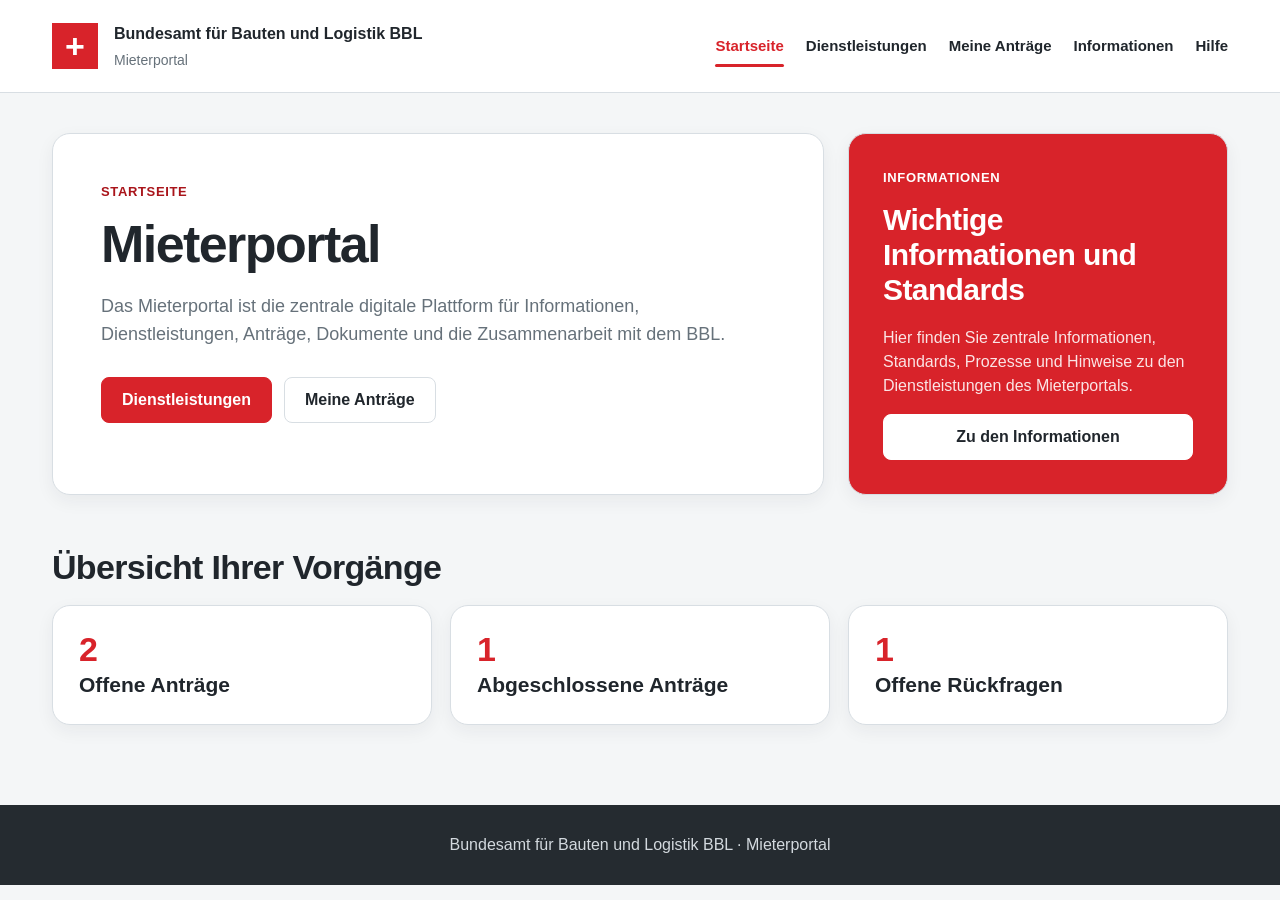
<file: Version 2/startseite.html>
<!DOCTYPE html>

<html lang="de">
<head>
<meta charset="utf-8"/>
<meta content="width=device-width, initial-scale=1.0" name="viewport"/>
<title>Mieterportal - Startseite</title>
<!-- CSS verbinden -->
<link href="css/style.css" rel="stylesheet"/>
</head>
<body>
<header class="header">
<div class="header-container">
<div class="logo-box">
<div class="swiss-logo">+</div>
<div>
<strong>Bundesamt für Bauten und Logistik BBL</strong>
<p>Mieterportal</p>
</div>
</div>
<nav class="navigation">
<a class="active" href="startseite.html">Startseite</a>
<a href="Dienstleistungen.html">Dienstleistungen</a>
<a href="Meine-antrage.html">Meine Anträge</a>
<a href="informationen.html">Informationen</a>
<a href="#">Hilfe</a>
</nav>
</div>
</header>
<main class="main-container">
<section class="hero-section">
<div class="hero-card">
<p class="small-title">Startseite</p>
<h1>Mieterportal</h1>
<p class="intro-text">
                    Das Mieterportal ist die zentrale digitale Plattform für Informationen,
                    Dienstleistungen, Anträge, Dokumente und die Zusammenarbeit mit dem BBL.
                </p>
<div class="button-row">
<a class="btn btn-primary" href="Dienstleistungen.html">Dienstleistungen</a>
<a class="btn btn-secondary" href="Meine-antrage.html">Meine Anträge</a>
</div>
</div>
<aside class="info-card">
<p class="small-title white">Informationen</p>
<h2>Wichtige Informationen und Standards</h2>
<p>
                    Hier finden Sie zentrale Informationen, Standards, Prozesse und Hinweise
                    zu den Dienstleistungen des Mieterportals.
                </p>
<a class="btn btn-white" href="informationen.html">Zu den Informationen</a>
</aside>
</section>
<section class="overview-section">
<h2>Übersicht Ihrer Vorgänge</h2>
<div class="stats-grid">
<a aria-label="Offene Anträge anzeigen" class="stat-card home-stat-link" href="Meine-antrage.html?status=offen">
<span class="stat-number">2</span>
<h3>Offene Anträge</h3>
</a>
<a aria-label="Abgeschlossene Anträge anzeigen" class="stat-card home-stat-link" href="Meine-antrage.html?status=abgeschlossen">
<span class="stat-number">1</span>
<h3>Abgeschlossene Anträge</h3>
</a>
<a aria-label="Offene Rückfragen in der Kommunikation anzeigen" class="stat-card home-stat-link" href="antrag.html?folder=rueckfragen">
<span class="stat-number">1</span>
<h3>Offene Rückfragen</h3>
</a>
</div>
</section>
</main>
<footer class="footer">
<p>Bundesamt für Bauten und Logistik BBL · Mieterportal</p>
</footer>
<!-- JavaScript verbinden -->
<script src="js/main.js"></script>
</body>
</html>
</file>
<file: Version 2/css/style.css>
/* Mieterportal – bereinigte Styles für den aktuellen HTML-Prototyp. */

/* 1. Foundations */

:root {
    --red: #d8232a;
    --red-dark: #a9141a;
    --text-dark: #20262c;
    --text-muted: #66717a;
    --background: #f4f6f7;
    --white: #ffffff;
    --line: #d8dee3;
    --soft: #eef1f3;
    --soft-red: #fff0f1;
    --green: #2f8f46;
    --orange: #d9822b;
    --blue: #2f6fbb;
    --radius-small: 8px;
    --radius-medium: 14px;
    --radius-large: 18px;
    --shadow-light: 0 6px 18px rgba(32, 38, 44, 0.06);
    --shadow-medium: 0 10px 28px rgba(32, 38, 44, 0.09);
    --max-width: 1240px;
}

* {
    box-sizing: border-box;
}

html {
    scroll-behavior: smooth;
}

body {
    margin: 0;
    font-family: Arial, Helvetica, sans-serif;
    background-color: var(--background);
    color: var(--text-dark);
    line-height: 1.5;
}

img {
    max-width: 100%;
    display: block;
}

a {
    color: inherit;
    text-decoration: none;
}

button,
input,
textarea {
    font: inherit;
}

button {
    cursor: pointer;
}

button:disabled {
    opacity: 0.55;
    cursor: not-allowed;
}

h1,
h2,
h3,
p {
    margin-top: 0;
}

h1 {
    margin-bottom: 20px;
    font-size: 52px;
    line-height: 1.08;
    letter-spacing: -0.03em;
}

h2 {
    margin-bottom: 18px;
    font-size: 34px;
    line-height: 1.18;
    letter-spacing: -0.02em;
}

h3 {
    margin-bottom: 12px;
    font-size: 22px;
    line-height: 1.25;
}

p {
    margin-bottom: 16px;
}

.small-title {
    margin: 0 0 14px;
    color: var(--red-dark);
    font-size: 13px;
    font-weight: 800;
    text-transform: uppercase;
    letter-spacing: 0.05em;
}

.small-title.white {
    color: var(--white);
}

.intro-text {
    max-width: 820px;
    color: var(--text-muted);
    font-size: 18px;
    line-height: 1.6;
}

.text-muted {
    color: var(--text-muted);
}

.main-container {
    max-width: var(--max-width);
    margin: 0 auto;
    padding: 40px 32px 80px;
}

.page-intro {
    margin-bottom: 46px;
}

.full-width {
    width: 100%;
}

/* 2. Header and navigation */

.header {
    background-color: var(--white);
    border-bottom: 1px solid var(--line);
}

.header-container {
    max-width: var(--max-width);
    min-height: 92px;
    margin: 0 auto;
    padding: 20px 32px;
    display: flex;
    justify-content: space-between;
    align-items: center;
    gap: 28px;
}

.logo-box {
    display: flex;
    align-items: center;
    gap: 16px;
}

.logo-box strong {
    display: block;
    font-size: 16px;
}

.logo-box p {
    margin: 4px 0 0;
    color: var(--text-muted);
    font-size: 14px;
}

.swiss-logo {
    width: 46px;
    height: 46px;
    flex: 0 0 46px;
    background-color: var(--red);
    color: var(--white);
    display: flex;
    justify-content: center;
    align-items: center;
    font-size: 34px;
    font-weight: 800;
    line-height: 1;
}

.navigation {
    display: flex;
    align-items: center;
    gap: 22px;
    flex-wrap: wrap;
}

.navigation a {
    position: relative;
    color: var(--text-dark);
    font-weight: 700;
    font-size: 15px;
}

.navigation a:hover {
    color: var(--red);
}

.navigation a.active {
    color: var(--red);
}

.navigation a.active::after {
    content: "";
    position: absolute;
    left: 0;
    right: 0;
    bottom: -10px;
    height: 3px;
    background-color: var(--red);
    border-radius: 99px;
}

/* 3. Buttons and shared cards */

.btn {
    min-height: 46px;
    padding: 0 20px;
    display: inline-flex;
    align-items: center;
    justify-content: center;
    border: 1px solid var(--line);
    border-radius: var(--radius-small);
    background-color: var(--white);
    color: var(--text-dark);
    font-weight: 800;
    text-align: center;
    transition: background-color 0.15s ease,
        border-color 0.15s ease,
        color 0.15s ease,
        transform 0.15s ease;
}

.btn:hover {
    transform: translateY(-1px);
}

.btn-primary {
    background-color: var(--red);
    border-color: var(--red);
    color: var(--white);
}

.btn-primary:hover {
    background-color: var(--red-dark);
    border-color: var(--red-dark);
}

.btn-secondary {
    background-color: var(--white);
    border-color: var(--line);
    color: var(--text-dark);
}

.btn-secondary:hover {
    border-color: #aeb7bf;
}

.btn-white {
    background-color: var(--white);
    border-color: var(--white);
    color: var(--text-dark);
}

.button-row {
    display: flex;
    flex-wrap: wrap;
    gap: 12px;
    margin-top: 28px;
}

.hero-card,
.info-card,
.stat-card,
.panel {
    background-color: var(--white);
    border: 1px solid var(--line);
    border-radius: var(--radius-large);
    box-shadow: var(--shadow-light);
}

.panel {
    padding: 24px;
}

/* 4. Start page */

.hero-section {
    display: grid;
    grid-template-columns: minmax(0, 1fr) 380px;
    gap: 24px;
    align-items: stretch;
}

.hero-card {
    padding: 48px;
}

.info-card {
    padding: 34px;
    display: flex;
    flex-direction: column;
    justify-content: space-between;
    background-color: var(--red);
    color: var(--white);
}

.info-card p {
    color: rgba(255, 255, 255, 0.88);
}

.info-card h2 {
    font-size: 30px;
}

.overview-section {
    margin-top: 52px;
}

.stats-grid {
    display: grid;
    grid-template-columns: repeat(3, minmax(0, 1fr));
    gap: 18px;
}

.stat-card {
    padding: 26px;
    transition: transform 0.15s ease,
        box-shadow 0.15s ease,
        border-color 0.15s ease;
}

.stat-card:hover {
    transform: translateY(-2px);
    box-shadow: var(--shadow-medium);
    border-color: #aeb7bf;
}

.stat-number {
    display: block;
    margin-bottom: 6px;
    color: var(--red);
    font-size: 34px;
    font-weight: 900;
    line-height: 1;
}

.stat-card h3 {
    margin: 0;
    font-size: 21px;
}

.tag {
    display: inline-flex;
    align-items: center;
    padding: 5px 10px;
    background-color: var(--soft);
    color: #4c5962;
    border-radius: 999px;
    font-size: 12px;
    font-weight: 800;
}

.tag.red {
    background-color: var(--soft-red);
    color: var(--red-dark);
}


/* 5. Forms and application wizard */

.form-section {
    margin-top: 32px;
}

.form-grid {
    display: grid;
    grid-template-columns: repeat(2, minmax(0, 1fr));
    gap: 18px;
}

.form-field {
    display: flex;
    flex-direction: column;
    gap: 7px;
}

.form-field.full {
    grid-column: 1 / -1;
}

.form-field label {
    font-weight: 800;
}

.form-field small {
    color: var(--text-muted);
}

.form-field input,
.form-field textarea,
.form-field select {
    min-height: 46px;
    padding: 12px;
    border: 1px solid var(--line);
    border-radius: var(--radius-small);
    background-color: var(--white);
    color: var(--text-dark);
}

.form-field textarea {
    min-height: 130px;
    resize: vertical;
}

.form-field input:focus,
.form-field textarea:focus,
.form-field select:focus {
    outline: 3px solid rgba(216, 35, 42, 0.18);
    border-color: var(--red);
}

.choice-grid {
    display: grid;
    grid-template-columns: repeat(2, minmax(0, 1fr));
    gap: 16px;
}

.choice-card {
    padding: 18px;
    display: flex;
    gap: 12px;
    align-items: flex-start;
    background-color: var(--white);
    border: 1px solid var(--line);
    border-radius: var(--radius-medium);
    cursor: pointer;
    transition: border-color 0.15s ease,
        box-shadow 0.15s ease,
        transform 0.15s ease;
}

.choice-card:hover {
    transform: translateY(-1px);
    border-color: #aeb7bf;
    box-shadow: var(--shadow-light);
}

.choice-card input {
    margin-top: 4px;
}

.choice-card strong {
    display: block;
    margin-bottom: 4px;
}

.choice-card small {
    color: var(--text-muted);
}

.wizard-actions {
    display: flex;
    justify-content: space-between;
    gap: 12px;
    margin-top: 28px;
}

table {
    width: 100%;
    min-width: 850px;
    border-collapse: collapse;
}

th,
td {
    padding: 15px 18px;
    text-align: left;
    border-bottom: 1px solid var(--line);
}

th {
    background-color: #f8f9fa;
    color: var(--text-muted);
    font-size: 13px;
    font-weight: 800;
    text-transform: uppercase;
    letter-spacing: 0.04em;
}

tbody tr:hover {
    background-color: #fff8f8;
}

.upload-area {
    padding: 28px;
    border: 2px dashed #b7c0c7;
    border-radius: var(--radius-medium);
    background-color: #fafbfc;
    text-align: center;
    color: var(--text-muted);
}

.placeholder-block {
    margin-top: 14px;
    padding: 22px;
    background-color: #fafbfc;
    border: 1px dashed #b7c0c7;
    border-radius: var(--radius-medium);
    color: var(--text-muted);
}

.footer {
    padding: 28px 32px;
    background-color: #252b30;
    color: var(--white);
    text-align: center;
}

.footer p {
    margin: 0;
    color: #d3d9de;
}

@media (max-width: 1100px) {
    .hero-section {
        grid-template-columns: minmax(0, 1fr) 320px;
    }
}

@media (max-width: 980px) {
    .header-container {
        flex-direction: column;
        align-items: flex-start;
    }

    .navigation {
        gap: 16px;
    }

    .hero-section,
    .wizard-layout {
        grid-template-columns: 1fr;
    }

    .stats-grid {
        grid-template-columns: repeat(2, minmax(0, 1fr));
    }
}

@media (max-width: 700px) {
    .main-container {
        padding: 28px 18px 60px;
    }

    .header-container {
        padding: 18px;
    }

    .navigation {
        width: 100%;
        display: grid;
        grid-template-columns: 1fr 1fr;
        gap: 10px;
    }

    .navigation a.active::after {
        display: none;
    }

    .hero-card,
    .info-card {
        padding: 28px;
    }

    h1 {
        font-size: 38px;
    }

    h2 {
        font-size: 28px;
    }

    .stats-grid,
    .form-grid,
    .choice-grid {
        grid-template-columns: 1fr;
    }

    .button-row,
    .wizard-actions {
        flex-direction: column;
    }

    .btn {
        width: 100%;
    }
}

.form-step {
    display: none;
}

.form-step.active {
    display: block;
}

/* 6. Application progress */

.progress-steps {
    position: relative;
    display: grid;
    grid-template-columns: repeat(6, 1fr);
    gap: 0;
    margin-bottom: 42px;
    padding: 0 10px;
}

.progress-steps::before {
    content: "";
    position: absolute;
    top: 18px;
    left: 10%;
    right: 10%;
    height: 4px;
    background-color: var(--soft);
    border-radius: 999px;
    z-index: 1;
}

.progress-step {
    position: relative;
    z-index: 2;
    display: flex;
    flex-direction: column;
    align-items: center;
    text-align: center;
}

.progress-circle {
    width: 38px;
    height: 38px;
    display: flex;
    align-items: center;
    justify-content: center;
    background-color: var(--soft);
    color: var(--text-muted);
    border: 3px solid var(--soft);
    border-radius: 50%;
    font-size: 15px;
    font-weight: 800;
    transition: background-color 0.2s ease,
        border-color 0.2s ease,
        color 0.2s ease,
        transform 0.2s ease;
}

.progress-label {
    margin-top: 10px;
    color: var(--text-muted);
    font-size: 13px;
    font-weight: 800;
    line-height: 1.25;
}

.progress-step.active .progress-circle {
    background-color: var(--red);
    border-color: var(--red);
    color: var(--white);
    transform: scale(1.08);
}

.progress-step.active .progress-label {
    color: var(--red);
}

.progress-step.done .progress-circle {
    background-color: var(--green);
    border-color: var(--green);
    color: var(--white);
    font-size: 0;
}

.progress-step.done .progress-circle::before {
    content: "✓";
    font-size: 18px;
    font-weight: 900;
}

.progress-step.done .progress-label {
    color: var(--text-dark);
}

@media (max-width: 700px) {
    .progress-steps {
        overflow-x: auto;
        grid-template-columns: repeat(6, 120px);
        padding-bottom: 12px;
    }

    .progress-steps::before {
        left: 60px;
        right: 60px;
    }

    .progress-label {
        font-size: 12px;
    }
}

/* 7. Services */

.category-image-block {
    margin-top: 52px;
}

.category-image-header {
    position: relative;
    overflow: hidden;
    min-height: 240px;
    border-radius: var(--radius-large);
    border: 1px solid var(--line);
    background-color: #252b30;
    box-shadow: var(--shadow-light);
}

.category-image-header img {
    width: 100%;
    height: 240px;
    object-fit: cover;
    opacity: 0.72;
}

.category-image-overlay {
    position: absolute;
    inset: 0;
    padding: 32px;
    display: flex;
    flex-direction: column;
    justify-content: flex-end;
    color: white;
    background: linear-gradient(
            90deg,
            rgba(0, 0, 0, 0.72),
            rgba(0, 0, 0, 0.32),
            rgba(0, 0, 0, 0.06)
        );
}

.category-image-overlay h2 {
    margin-bottom: 8px;
    color: white;
    font-size: 38px;
}

.category-image-overlay p {
    max-width: 640px;
    margin-bottom: 0;
    color: rgba(255, 255, 255, 0.9);
}

.service-mini-grid {
    display: grid;
    grid-template-columns: repeat(3, minmax(0, 1fr));
    gap: 14px;
    margin-top: 16px;
}

.service-mini-card {
    min-height: 160px;
    padding: 18px;
    display: flex;
    flex-direction: column;
    justify-content: space-between;
    background-color: var(--white);
    border: 1px solid var(--line);
    border-radius: var(--radius-large);
    box-shadow: var(--shadow-light);
    transition: transform 0.15s ease,
        box-shadow 0.15s ease,
        border-color 0.15s ease;
}

.service-mini-card:hover {
    transform: translateY(-2px);
    border-color: #aeb7bf;
    box-shadow: var(--shadow-medium);
}

.service-mini-card--active {
    border-top: 5px solid var(--red);
}

.service-mini-card h3 {
    margin: 8px 0 12px;
    font-size: 20px;
    line-height: 1.25;
}

.service-type {
    color: var(--red-dark);
    font-size: 12px;
    font-weight: 800;
    text-transform: uppercase;
    letter-spacing: 0.05em;
}

@media (max-width: 1000px) {
    .service-mini-grid {
        grid-template-columns: repeat(2, minmax(0, 1fr));
    }

    .category-image-overlay h2 {
        font-size: 32px;
    }
}

@media (max-width: 700px) {
    .category-image-header {
        min-height: 220px;
    }

    .category-image-header img {
        height: 220px;
    }

    .category-image-overlay {
        padding: 24px;
    }

    .service-mini-grid {
        grid-template-columns: 1fr;
    }
}

.info-strip {
    margin-top: 14px;
    padding: 16px;
    background-color: #ffffff;
    border: 1px solid var(--line);
    border-radius: var(--radius-large);
    box-shadow: var(--shadow-light);
}

.info-strip-header {
    margin-bottom: 12px;
}

.info-strip-header .small-title {
    margin-bottom: 0;
    color: var(--red-dark);
}

.info-strip-grid {
    display: grid;
    grid-template-columns: repeat(3, minmax(0, 1fr));
    gap: 10px;
}

.info-strip-item {
    min-height: 58px;
    padding: 12px 14px;
    display: grid;
    grid-template-columns: 36px minmax(0, 1fr) auto;
    gap: 12px;
    align-items: center;
    background-color: #fafbfc;
    border: 1px solid var(--line);
    border-radius: var(--radius-small);
    color: var(--text-dark);
    text-decoration: none;
    transition: transform 0.15s ease,
        background-color 0.15s ease,
        border-color 0.15s ease,
        box-shadow 0.15s ease;
}

.info-strip-item:hover {
    transform: translateY(-1px);
    background-color: #ffffff;
    border-color: #aeb7bf;
    box-shadow: 0 6px 14px rgba(32, 38, 44, 0.06);
}

.info-strip-icon {
    width: 36px;
    height: 36px;
    display: flex;
    align-items: center;
    justify-content: center;
    background-color: #fff1f2;
    border: 1px solid #f2d5d8;
    border-radius: 10px;
    color: var(--red-dark);
    font-size: 13px;
    font-weight: 900;
}

.info-strip-text {
    font-size: 14px;
    font-weight: 800;
    line-height: 1.3;
}

.info-strip-arrow {
    color: var(--red);
    font-size: 18px;
    font-weight: 900;
}

@media (max-width: 1000px) {
    .info-strip-grid {
        grid-template-columns: 1fr;
    }
}

.wizard-layout {
    display: block;
    max-width: 980px;
}

.step-description {
    margin-bottom: 24px;
    color: var(--text-muted);
    font-size: 16px;
    line-height: 1.5;
}

.form-section-card {
    margin-bottom: 22px;
    padding: 22px;
    background-color: #ffffff;
    border: 1px solid var(--line);
    border-radius: var(--radius-large);
    box-shadow: 0 6px 18px rgba(32, 38, 44, 0.05);
}

.form-section-header {
    display: flex;
    align-items: flex-start;
    gap: 14px;
    margin-bottom: 18px;
}

.form-section-icon {
    width: 42px;
    height: 42px;
    flex: 0 0 42px;
    display: flex;
    align-items: center;
    justify-content: center;
    background-color: #fff1f2;
    border: 1px solid #f2d5d8;
    border-radius: 12px;
    font-size: 20px;
}

.form-section-header h3 {
    margin-bottom: 4px;
    font-size: 22px;
    line-height: 1.25;
}

.form-section-header p {
    margin-bottom: 0;
    color: var(--text-muted);
    font-size: 14px;
    line-height: 1.4;
}

.compact-form-grid {
    display: grid;
    grid-template-columns: repeat(2, minmax(0, 1fr));
    gap: 14px;
}

.compact-form-grid input {
    width: 100%;
    min-height: 48px;
    padding: 12px 14px;
    background-color: #ffffff;
    border: 1px solid var(--line);
    border-radius: var(--radius-small);
    font-size: 15px;
}

.compact-form-grid input::placeholder {
    color: #68747d;
}

.compact-form-grid input:focus {
    outline: none;
    border-color: var(--red);
    box-shadow: 0 0 0 3px rgba(225, 30, 45, 0.12);
}

.sr-only {
    position: absolute;
    width: 1px;
    height: 1px;
    padding: 0;
    margin: -1px;
    overflow: hidden;
    clip: rect(0, 0, 0, 0);
    white-space: nowrap;
    border: 0;
}

@media (max-width: 700px) {
    .compact-form-grid {
        grid-template-columns: 1fr;
    }
}

.compact-form-grid .full-row {
    grid-column: 1 / -1;
}

.application-toolbar {
    margin-bottom: 18px;
    display: grid;
    grid-template-columns: minmax(0, 1fr) 220px auto;
    gap: 12px;
    align-items: center;
}

.application-toolbar input,
.application-toolbar select {
    min-height: 46px;
    padding: 10px 14px;
    background-color: #ffffff;
    border: 1px solid var(--line);
    border-radius: var(--radius-small);
    font-size: 15px;
}

.application-toolbar input:focus,
.application-toolbar select:focus {
    outline: none;
    border-color: var(--red);
    box-shadow: 0 0 0 3px rgba(225, 30, 45, 0.12);
}

.application-list {
    display: flex;
    flex-direction: column;
    gap: 12px;
}

.application-card {
    padding: 18px 20px;
    display: grid;
    grid-template-columns: minmax(0, 1fr) 260px;
    gap: 18px;
    align-items: center;
    background-color: #ffffff;
    border: 1px solid var(--line);
    border-radius: var(--radius-large);
    box-shadow: var(--shadow-light);
    transition: transform 0.15s ease,
        border-color 0.15s ease,
        box-shadow 0.15s ease;
}

.application-card:hover {
    transform: translateY(-1px);
    border-color: #aeb7bf;
    box-shadow: var(--shadow-medium);
}

.application-card-main h3 {
    margin: 8px 0 6px;
    font-size: 21px;
    line-height: 1.25;
}

.application-card-main p {
    margin-bottom: 0;
    color: var(--text-muted);
    font-size: 14px;
}

.application-card-side {
    display: flex;
    flex-direction: column;
    align-items: flex-end;
    gap: 10px;
    color: var(--text-muted);
    font-size: 14px;
}

@media (max-width: 900px) {
    .application-toolbar {
        grid-template-columns: 1fr;
    }

    .application-card {
        grid-template-columns: 1fr;
    }

    .application-card-side {
        align-items: flex-start;
    }
}

/* 8. My applications */

.application-status-tabs {
    margin: 28px 0 16px;
    display: flex;
    flex-wrap: wrap;
    gap: 10px;
}

.status-tab {
    min-height: 42px;
    padding: 9px 14px;
    display: inline-flex;
    align-items: center;
    gap: 8px;
    background-color: #ffffff;
    border: 1px solid var(--line);
    border-radius: 999px;
    color: var(--text-dark);
    font-size: 14px;
    font-weight: 800;
    cursor: pointer;
    box-shadow: 0 4px 12px rgba(32, 38, 44, 0.04);
    transition: background-color 0.15s ease,
        border-color 0.15s ease,
        color 0.15s ease,
        transform 0.15s ease;
}

.status-tab:hover {
    transform: translateY(-1px);
    border-color: #aeb7bf;
}

.status-tab.active {
    background-color: var(--red);
    border-color: var(--red);
    color: #ffffff;
}

.status-tab span {
    min-width: 24px;
    height: 24px;
    padding: 0 7px;
    display: inline-flex;
    align-items: center;
    justify-content: center;
    background-color: #eef1f3;
    border-radius: 999px;
    color: var(--text-dark);
    font-size: 12px;
    font-weight: 900;
}

.status-tab.active span {
    background-color: #ffffff;
    color: var(--red);
}

.application-toolbar-simple {
    grid-template-columns: minmax(0, 1fr) auto;
}

@media (max-width: 700px) {
    .application-toolbar-simple {
        grid-template-columns: 1fr;
    }

    .application-status-tabs {
        flex-direction: column;
        align-items: stretch;
    }

    .status-tab {
        justify-content: space-between;
        border-radius: var(--radius-small);
    }
}

/* 9. Application details */

.application-detail-page {
    max-width: 1100px;
}

.application-detail-top {
    margin-bottom: 24px;
}

.application-detail-top h1 {
    margin-bottom: 8px;
}

.application-status-clean {
    margin-bottom: 16px;
    padding: 22px 24px;
    display: grid;
    grid-template-columns: minmax(0, 1fr) auto;
    gap: 24px;
    align-items: center;
    background-color: #ffffff;
    border: 1px solid var(--line);
    border-left: 5px solid #9aa4ad;
    border-radius: var(--radius-large);
    box-shadow: var(--shadow-light);
}

.status-main h2 {
    margin-bottom: 0;
    font-size: 25px;
    line-height: 1.2;
}

.status-main p {
    margin-bottom: 0;
    color: var(--text-muted);
    font-size: 15px;
    line-height: 1.5;
}

.status-heading-row {
    margin-bottom: 8px;
    display: flex;
    align-items: center;
    gap: 12px;
    flex-wrap: wrap;
}

.status-actions {
    display: flex;
    justify-content: flex-end;
    align-items: center;
    gap: 10px;
    flex-wrap: wrap;
}

.status-actions .btn {
    white-space: nowrap;
}

.btn-small {
    min-height: 38px;
    padding: 8px 14px;
    font-size: 14px;
    font-weight: 800;
}

.status-needs-answer,
.status-needs-change {
    border-left-color: var(--red);
}

.status-in-progress {
    border-left-color: #9aa4ad;
}

.status-completed {
    border-left-color: var(--green);
}

.application-quick-actions {
    margin-bottom: 22px;
    display: flex;
    justify-content: space-between;
    gap: 14px;
    flex-wrap: wrap;
}

.quick-action-link {
    color: var(--red);
    font-size: 14px;
    font-weight: 800;
}

.quick-action-link:hover {
    text-decoration: underline;
}

.application-data-clean {
    padding: 24px;
    background-color: #ffffff;
    border: 1px solid var(--line);
    border-radius: var(--radius-large);
    box-shadow: var(--shadow-light);
}

.application-data-header {
    margin-bottom: 20px;
    display: flex;
    justify-content: space-between;
    align-items: flex-start;
    gap: 18px;
}

.application-data-header h2 {
    margin-bottom: 0;
    font-size: 26px;
}

.application-accordion-clean {
    margin-bottom: 12px;
    overflow: hidden;
    background-color: #ffffff;
    border: 1px solid var(--line);
    border-radius: var(--radius-small);
}

.application-accordion-clean:last-child {
    margin-bottom: 0;
}

.application-accordion-clean summary {
    padding: 16px 18px;
    display: flex;
    justify-content: space-between;
    align-items: center;
    background-color: #fafbfc;
    cursor: pointer;
    list-style: none;
}

.application-accordion-clean summary::-webkit-details-marker {
    display: none;
}

.application-accordion-clean summary::after {
    content: "＋";
    color: var(--red);
    font-size: 18px;
    font-weight: 900;
}

.application-accordion-clean[open] summary::after {
    content: "−";
}

.application-accordion-clean summary span {
    display: block;
    margin-bottom: 4px;
    color: var(--text-dark);
    font-size: 17px;
    font-weight: 900;
}

.application-accordion-clean summary p {
    margin-bottom: 0;
    color: var(--text-muted);
    font-size: 14px;
    font-weight: 700;
}

.accordion-clean-content {
    padding: 18px;
}

.detail-field-grid {
    display: grid;
    grid-template-columns: repeat(2, minmax(0, 1fr));
    gap: 12px;
}

.detail-field-clean {
    padding: 14px;
    background-color: #fafbfc;
    border: 1px solid var(--line);
    border-radius: var(--radius-small);
}

.detail-field-clean span {
    display: block;
    margin-bottom: 5px;
    color: var(--text-muted);
    font-size: 13px;
    font-weight: 700;
}

.detail-field-clean strong {
    color: var(--text-dark);
    font-size: 15px;
}

.text-preview-clean {
    padding: 14px 0;
    border-bottom: 1px solid var(--line);
}

.text-preview-clean:first-child {
    padding-top: 0;
}

.text-preview-clean:last-child {
    padding-bottom: 0;
    border-bottom: none;
}

.text-preview-clean h3 {
    margin-bottom: 6px;
    font-size: 18px;
}

.text-preview-clean p,
.placeholder-text {
    margin-bottom: 0;
    color: var(--text-muted);
    line-height: 1.5;
}

.document-list-clean {
    display: flex;
    flex-direction: column;
    gap: 10px;
}

.document-item-clean {
    padding: 12px 14px;
    display: grid;
    grid-template-columns: auto minmax(0, 1fr) auto;
    gap: 12px;
    align-items: center;
    background-color: #fafbfc;
    border: 1px solid var(--line);
    border-radius: var(--radius-small);
}

.document-icon {
    font-size: 22px;
}

.document-item-clean strong {
    display: block;
    margin-bottom: 3px;
}

.document-item-clean p {
    margin-bottom: 0;
    color: var(--text-muted);
    font-size: 13px;
}

.document-item-clean a {
    color: var(--red);
    font-weight: 800;
}

.bottom-action-bar-clean {
    margin-top: 20px;
    display: flex;
    justify-content: flex-end;
    gap: 10px;
    flex-wrap: wrap;
}

@media (max-width: 800px) {
    .application-status-clean,
    .application-data-header {
        grid-template-columns: 1fr;
        flex-direction: column;
        align-items: flex-start;
    }

    .status-actions {
        justify-content: flex-start;
    }

    .status-actions .btn {
        width: 100%;
    }

    .detail-field-grid {
        grid-template-columns: 1fr;
    }

    .document-item-clean {
        grid-template-columns: auto minmax(0, 1fr);
    }

    .document-item-clean a {
        grid-column: 2;
    }

    .bottom-action-bar-clean {
        flex-direction: column;
    }
}

/* 10. Communication */

.compact-communication-page {
    max-width: 980px;
}

.compact-communication-header {
    margin-bottom: 24px;
    display: flex;
    justify-content: space-between;
    align-items: flex-start;
    gap: 24px;
}

.compact-communication-header h1 {
    margin-bottom: 8px;
}

.compact-communication-header-actions {
    padding-top: 8px;
    display: flex;
    align-items: center;
    gap: 10px;
    flex-wrap: wrap;
}

.compact-reply-status {
    margin-bottom: 18px;
    padding: 18px 20px;
    background-color: #ffffff;
    border: 1px solid var(--line);
    border-left: 5px solid var(--red);
    border-radius: var(--radius-large);
    box-shadow: var(--shadow-light);
}

.compact-reply-status h2 {
    margin-bottom: 6px;
    font-size: 22px;
}

.compact-reply-status p {
    margin-bottom: 0;
    color: var(--text-muted);
    font-size: 15px;
    line-height: 1.5;
}

.compact-chat-card {
    overflow: hidden;
    background-color: #ffffff;
    border: 1px solid var(--line);
    border-radius: var(--radius-large);
    box-shadow: var(--shadow-light);
}

.compact-chat-header {
    padding: 18px 20px;
    display: flex;
    justify-content: space-between;
    align-items: flex-start;
    gap: 18px;
    border-bottom: 1px solid var(--line);
}

.compact-chat-header h2 {
    margin-bottom: 0;
    font-size: 24px;
}

.compact-case-number {
    padding: 7px 11px;
    background-color: #eef1f3;
    border-radius: 999px;
    color: var(--text-muted);
    font-size: 13px;
    font-weight: 800;
}

.compact-chat-messages {
    padding: 22px 20px;
    display: flex;
    flex-direction: column;
    gap: 14px;
    background-color: #fafbfc;
}

.compact-date-divider {
    align-self: center;
    padding: 5px 10px;
    background-color: #eef1f3;
    border-radius: 999px;
    color: var(--text-muted);
    font-size: 12px;
    font-weight: 800;
}

.compact-message {
    display: flex;
    align-items: flex-start;
    gap: 10px;
}

.compact-message-bbl {
    justify-content: flex-start;
}

.compact-message-user {
    justify-content: flex-end;
}

.compact-avatar {
    width: 38px;
    height: 38px;
    flex: 0 0 38px;
    display: flex;
    align-items: center;
    justify-content: center;
    border-radius: 50%;
    font-size: 11px;
    font-weight: 900;
    text-decoration: none;
}

.compact-avatar-bbl {
    background-color: #fff1f2;
    color: var(--red-dark);
}

.compact-avatar-user {
    background-color: #eef1f3;
    color: var(--text-dark);
}

.compact-bubble {
    max-width: 620px;
    padding: 12px 14px;
    background-color: #ffffff;
    border: 1px solid var(--line);
    border-radius: 14px;
    box-shadow: 0 4px 12px rgba(32, 38, 44, 0.04);
}

.compact-message-user .compact-bubble {
    background-color: #f4f6f7;
}

.compact-bubble-important {
    border-left: 4px solid var(--red);
}

.compact-message-meta {
    margin-bottom: 6px;
    display: flex;
    justify-content: space-between;
    gap: 16px;
    color: var(--text-muted);
    font-size: 13px;
}

.compact-message-meta strong {
    color: var(--text-dark);
}

.compact-bubble p {
    margin-bottom: 0;
    color: var(--text-dark);
    font-size: 14px;
    line-height: 1.5;
}

.compact-message-badge {
    margin-top: 9px;
    padding: 5px 8px;
    display: inline-flex;
    background-color: #fff1f2;
    border-radius: 999px;
    color: var(--red-dark);
    font-size: 12px;
    font-weight: 900;
}

.compact-composer textarea {
    width: 100%;
    min-height: 110px;
    padding: 14px;
    resize: vertical;
    border: 1px solid var(--line);
    border-radius: var(--radius-small);
    font-size: 15px;
}

.compact-composer textarea:focus {
    outline: none;
    border-color: var(--red);
    box-shadow: 0 0 0 3px rgba(225, 30, 45, 0.12);
}

@media (max-width: 800px) {
    .compact-communication-header,
    .compact-chat-header {
        flex-direction: column;
        align-items: flex-start;
    }

    .compact-communication-header-actions {
        align-items: flex-start;
    }

    .compact-bubble {
        max-width: 100%;
    }
}

.compact-composer {
    padding: 16px 20px;
    border-top: 1px solid var(--line);
    background-color: #ffffff;
}

.compact-composer-box {
    overflow: hidden;
    background-color: #ffffff;
    border: 1px solid var(--line);
    border-radius: var(--radius-small);
}

.compact-composer-box textarea {
    width: 100%;
    min-height: 120px;
    padding: 16px;
    resize: vertical;
    border: none;
    outline: none;
    font-size: 15px;
    line-height: 1.5;
}

.compact-composer-box textarea::placeholder {
    color: #7b8790;
}

.compact-composer-box:focus-within {
    border-color: var(--red);
    box-shadow: 0 0 0 3px rgba(225, 30, 45, 0.12);
}

.compact-composer-bar {
    padding: 10px 12px;
    display: flex;
    justify-content: space-between;
    align-items: center;
    gap: 12px;
    border-top: 1px solid var(--line);
    background-color: #fafbfc;
}

.compact-file-inline {
    width: 30px;
    height: 30px;
    display: inline-flex;
    align-items: center;
    justify-content: center;
    background-color: #ffffff;
    border: 1px dashed #b7c0c7;
    border-radius: 7px;
    cursor: pointer;
    font-size: 18px;
    transition: border-color 0.15s ease,
        background-color 0.15s ease,
        transform 0.15s ease;
}

.compact-file-inline:hover {
    transform: translateY(-1px);
    background-color: #fff8f8;
    border-color: var(--red);
}

.compact-file-inline input {
    display: none;
}

.compact-send-circle {
    width: 30px;
    height: 30px;
    display: inline-flex;
    align-items: center;
    justify-content: center;
    background-color: var(--red);
    border: none;
    border-radius: 50%;
    color: #ffffff;
    font-size: 20px;
    font-weight: 900;
    line-height: 1;
    cursor: pointer;
    transition: transform 0.15s ease,
        background-color 0.15s ease,
        box-shadow 0.15s ease;
}

.compact-send-circle:hover {
    transform: translateY(-1px);
    background-color: #c51624;
    box-shadow: 0 6px 14px rgba(225, 30, 45, 0.22);
}

.compact-send-circle:active {
    transform: translateY(0);
}

@media (max-width: 700px) {
    .compact-composer-bar {
        padding: 10px;
    }

    .compact-composer-box textarea {
        min-height: 100px;
    }
}

.information-card {
    min-height: 230px;
    padding: 20px;
    display: flex;
    flex-direction: column;
    justify-content: space-between;
    background-color: #ffffff;
    border: 1px solid var(--line);
    border-radius: var(--radius-large);
    box-shadow: var(--shadow-light);
    transition: transform 0.15s ease,
        border-color 0.15s ease,
        box-shadow 0.15s ease;
}

.information-card:hover {
    transform: translateY(-2px);
    border-color: #aeb7bf;
    box-shadow: var(--shadow-medium);
}

.information-card h3 {
    margin-bottom: 10px;
    font-size: 21px;
    line-height: 1.25;
}

.information-card p {
    margin-bottom: 14px;
    color: var(--text-muted);
    font-size: 14px;
    line-height: 1.45;
}

/* 11. Information */

.information-page-reverse {
    max-width: 1180px;
}

.information-simple-search {
    margin: 26px 0 34px;
}

.information-simple-search input {
    width: 100%;
    min-height: 48px;
    padding: 12px 15px;
    background-color: #ffffff;
    border: 1px solid var(--line);
    border-radius: var(--radius-small);
    font-size: 15px;
}

.information-simple-search input:focus {
    outline: none;
    border-color: var(--red);
    box-shadow: 0 0 0 3px rgba(225, 30, 45, 0.12);
}

.info-category-image-header {
    position: relative;
    overflow: hidden;
    min-height: 220px;
    margin-bottom: 16px;
    border: 1px solid var(--line);
    border-radius: var(--radius-large);
    background-color: #252b30;
    box-shadow: var(--shadow-light);
}

.info-category-image-header img {
    width: 100%;
    height: 220px;
    display: block;
    object-fit: cover;
    opacity: 0.72;
}

.info-category-overlay {
    position: absolute;
    inset: 0;
    padding: 30px;
    display: flex;
    flex-direction: column;
    justify-content: flex-end;
    color: #ffffff;
    background: linear-gradient(
            90deg,
            rgba(0, 0, 0, 0.72),
            rgba(0, 0, 0, 0.32),
            rgba(0, 0, 0, 0.06)
        );
}

.info-category-overlay h2 {
    margin-bottom: 8px;
    color: #ffffff;
    font-size: 36px;
}

.info-category-overlay p {
    max-width: 620px;
    margin-bottom: 0;
    color: rgba(255, 255, 255, 0.9);
}

.information-category-block {
    margin-bottom: 52px;
}

.info-main-grid {
    display: grid;
    grid-template-columns: repeat(3, minmax(0, 1fr));
    gap: 14px;
}

.info-main-card {
    min-height: 210px;
    padding: 18px;
    display: flex;
    flex-direction: column;
    justify-content: space-between;
    background-color: #ffffff;
    border: 1px solid var(--line);
    border-radius: var(--radius-large);
    box-shadow: var(--shadow-light);
    transition: transform 0.15s ease,
        border-color 0.15s ease,
        box-shadow 0.15s ease;
}

.info-main-card:hover {
    transform: translateY(-2px);
    border-color: #aeb7bf;
    box-shadow: var(--shadow-medium);
}

.info-card-top {
    margin-bottom: 12px;
    display: flex;
    justify-content: space-between;
    align-items: center;
    gap: 12px;
}

.info-card-icon {
    width: 44px;
    height: 44px;
    display: flex;
    align-items: center;
    justify-content: center;
    background-color: #fff1f2;
    border: 1px solid #f2d5d8;
    border-radius: 12px;
}

.info-card-icon img {
    width: 20px;
    height: 20px;
    object-fit: contain;
}

.info-main-card h3 {
    margin-bottom: 9px;
    font-size: 20px;
    line-height: 1.25;
}

.info-main-card p {
    margin-bottom: 14px;
    color: var(--text-muted);
    font-size: 14px;
    line-height: 1.45;
}

.related-service-strip {
    margin-top: 14px;
    padding: 16px;
    background-color: #ffffff;
    border: 1px solid var(--line);
    border-radius: var(--radius-large);
    box-shadow: var(--shadow-light);
}

.related-service-strip-header {
    margin-bottom: 10px;
}

.related-service-strip-header .small-title {
    margin-bottom: 0;
    color: var(--red-dark);
}

.related-service-links {
    display: flex;
    flex-wrap: wrap;
    gap: 10px;
}

.related-service-links a,
.related-service-links span {
    min-height: 42px;
    padding: 9px 13px;
    display: inline-flex;
    align-items: center;
    background-color: #fafbfc;
    border: 1px solid var(--line);
    border-radius: 999px;
    color: var(--text-dark);
    font-size: 14px;
    font-weight: 800;
}

.related-service-links a:hover {
    transform: translateY(-1px);
    background-color: #ffffff;
    border-color: #aeb7bf;
}

.related-service-strip-muted {
    border-style: dashed;
}

.related-service-strip-muted span {
    color: var(--text-muted);
}

.information-card[style*="display: none"] {
    display: none !important;
}

@media (max-width: 1000px) {
    .info-main-grid {
        grid-template-columns: repeat(2, minmax(0, 1fr));
    }

    .info-category-overlay h2 {
        font-size: 32px;
    }
}

@media (max-width: 700px) {
    .info-main-grid {
        grid-template-columns: 1fr;
    }

    .info-category-image-header,
    .info-category-image-header img {
        height: 220px;
    }

    .info-category-overlay {
        padding: 24px;
    }

    .related-service-links {
        flex-direction: column;
    }

    .related-service-links a,
    .related-service-links span {
        border-radius: var(--radius-small);
    }
}

/* 12. Price catalogue */

.preiskatalog-page {
    max-width: 1200px;
}

.preiskatalog-hero {
    margin-bottom: 28px;
    display: grid;
    grid-template-columns: minmax(0, 1fr) 380px;
    gap: 24px;
    align-items: start;
}

.preiskatalog-hero h1 {
    margin-bottom: 10px;
}

.preiskatalog-doc-card {
    padding: 20px;
    display: grid;
    grid-template-columns: 44px minmax(0, 1fr);
    gap: 16px;
    align-items: start;
    background-color: #ffffff;
    border: 1px solid var(--line);
    border-radius: var(--radius-large);
    box-shadow: var(--shadow-light);
}

.preiskatalog-doc-icon {
    width: 44px;
    height: 44px;
    display: flex;
    align-items: center;
    justify-content: center;
    background-color: #f2f7ff;
    border: 1px solid #d8e4ff;
    border-radius: 12px;
    color: #2d5fff;
    font-size: 24px;
    font-weight: 900;
}

.preiskatalog-doc-content h2 {
    margin-bottom: 6px;
    font-size: 22px;
    line-height: 1.25;
}

.preiskatalog-doc-content p {
    margin-bottom: 10px;
    color: var(--text-muted);
}

.preiskatalog-meta {
    display: flex;
    flex-wrap: wrap;
    gap: 8px;
}

.preiskatalog-meta span {
    min-height: 32px;
    padding: 6px 10px;
    display: inline-flex;
    align-items: center;
    background-color: #fafbfc;
    border: 1px solid var(--line);
    border-radius: 999px;
    color: var(--text-muted);
    font-size: 13px;
    font-weight: 800;
}

.preiskatalog-info-grid {
    margin-bottom: 22px;
    display: grid;
    grid-template-columns: repeat(3, minmax(0, 1fr));
    gap: 14px;
}

.preiskatalog-info-box {
    padding: 18px;
    background-color: #ffffff;
    border: 1px solid var(--line);
    border-radius: var(--radius-large);
    box-shadow: var(--shadow-light);
}

.preiskatalog-info-box span {
    display: block;
    margin-bottom: 6px;
}

.preiskatalog-info-box strong {
    display: block;
    margin-bottom: 6px;
    font-size: 24px;
    font-weight: 900;
    color: var(--text-dark);
}

.preiskatalog-info-box p {
    margin-bottom: 0;
    color: var(--text-muted);
    font-size: 14px;
    line-height: 1.45;
}

.preiskatalog-anchor-nav {
    margin-bottom: 28px;
    display: flex;
    flex-wrap: wrap;
    gap: 10px;
}

.preiskatalog-anchor-nav a {
    min-height: 42px;
    padding: 9px 14px;
    display: inline-flex;
    align-items: center;
    background-color: #ffffff;
    border: 1px solid var(--line);
    border-radius: 999px;
    color: var(--text-dark);
    font-size: 14px;
    font-weight: 800;
}

.preiskatalog-anchor-nav a:hover {
    transform: translateY(-1px);
    border-color: #aeb7bf;
}

.preiskatalog-section {
    margin-bottom: 34px;
}

.preiskatalog-section-header {
    margin-bottom: 12px;
    display: flex;
    justify-content: space-between;
    align-items: end;
    gap: 16px;
}

.preiskatalog-section-header h2 {
    margin-bottom: 0;
    font-size: 30px;
}

.section-badge {
    min-height: 34px;
    padding: 7px 11px;
    display: inline-flex;
    align-items: center;
    background-color: #fff1f2;
    border-radius: 999px;
    color: var(--red-dark);
    font-size: 13px;
    font-weight: 900;
    white-space: nowrap;
}

.preiskatalog-section-intro {
    margin-bottom: 14px;
    color: var(--text-muted);
}

.preiskatalog-table-card,
.preiskatalog-note-card,
.preiskatalog-footnote-card {
    background-color: #ffffff;
    border: 1px solid var(--line);
    border-radius: var(--radius-large);
    box-shadow: var(--shadow-light);
}

.preiskatalog-table-card {
    overflow: hidden;
}

.preiskatalog-subtitle-row {
    padding: 18px 20px;
    display: flex;
    justify-content: space-between;
    align-items: center;
    gap: 12px;
    border-bottom: 1px solid var(--line);
}

.preiskatalog-subtitle-row h3 {
    margin-bottom: 0;
    font-size: 20px;
}

.preiskatalog-subtitle-row span {
    color: var(--text-muted);
    font-size: 14px;
}

.preiskatalog-table-wrapper,
.preiskatalog-mini-table-wrapper {
    overflow-x: auto;
}

.preiskatalog-table,
.preiskatalog-mini-table {
    width: 100%;
    border-collapse: collapse;
}

.preiskatalog-table th,
.preiskatalog-table td,
.preiskatalog-mini-table th,
.preiskatalog-mini-table td {
    padding: 14px 16px;
    border-bottom: 1px solid var(--line);
    text-align: left;
    vertical-align: top;
}

.preiskatalog-table th,
.preiskatalog-mini-table th {
    background-color: #fafbfc;
    color: var(--text-muted);
    font-size: 13px;
    font-weight: 900;
    text-transform: uppercase;
    letter-spacing: 0.03em;
}

.preiskatalog-table th span {
    display: block;
    margin-top: 4px;
    font-size: 11px;
    font-weight: 700;
    text-transform: none;
    letter-spacing: normal;
}

.preiskatalog-table tbody tr:hover,
.preiskatalog-mini-table tbody tr:hover {
    background-color: #fafbfc;
}

.preiskatalog-table tbody tr:last-child td,
.preiskatalog-mini-table tbody tr:last-child td {
    border-bottom: none;
}

.preiskatalog-dual-grid {
    display: grid;
    grid-template-columns: 1fr 1fr;
    gap: 16px;
}

.preiskatalog-note-card {
    padding: 20px;
}

.preiskatalog-note-card h3 {
    margin-bottom: 10px;
    font-size: 22px;
}

.preiskatalog-note-card p {
    margin-bottom: 0;
    color: var(--text-muted);
    line-height: 1.5;
}

.table-note {
    margin-top: 10px !important;
    font-size: 13px;
}

.preiskatalog-footnotes {
    display: grid;
    grid-template-columns: repeat(3, minmax(0, 1fr));
    gap: 14px;
}

.preiskatalog-footnote-card {
    padding: 18px;
}

.preiskatalog-footnote-card h3 {
    margin-bottom: 10px;
    font-size: 20px;
}

.preiskatalog-footnote-card ul {
    margin: 0;
    padding-left: 18px;
}

.preiskatalog-footnote-card li {
    margin-bottom: 8px;
    color: var(--text-muted);
    line-height: 1.45;
}

.preiskatalog-footnote-card li:last-child {
    margin-bottom: 0;
}

@media (max-width: 1050px) {
    .preiskatalog-hero,
    .preiskatalog-dual-grid,
    .preiskatalog-footnotes {
        grid-template-columns: 1fr;
    }

    .preiskatalog-info-grid {
        grid-template-columns: repeat(2, minmax(0, 1fr));
    }
}

@media (max-width: 700px) {
    .preiskatalog-info-grid {
        grid-template-columns: 1fr;
    }

    .preiskatalog-section-header,
    .preiskatalog-subtitle-row {
        flex-direction: column;
        align-items: flex-start;
    }

    .preiskatalog-anchor-nav {
        flex-direction: column;
    }

    .preiskatalog-anchor-nav a {
        border-radius: var(--radius-small);
    }
}

/* =========================================================
   LAYOUT 2B – VERLINKTE STARTSEITE
   ========================================================= */

.home-stat-link {
    display: block;
    color: inherit;
}

.home-stat-link:focus-visible {
    outline: 3px solid rgba(216, 35, 42, 0.25);
    outline-offset: 3px;
}

/* =========================================================
   LAYOUT 2B – DIENSTLEISTUNGS- UND INFORMATIONSKATALOG
   ========================================================= */

.service-catalog-page,
.information-service-page {
    max-width: 1240px;
}

.service-catalog-grid {
    grid-template-columns: repeat(3, minmax(0, 1fr));
}

.service-content-card {
    position: relative;
    min-height: 270px;
    padding: 24px 24px 72px;
}

.service-content-card p {
    margin-bottom: 0;
    color: var(--text-muted);
    font-size: 15px;
    line-height: 1.55;
}

.service-content-card[aria-disabled="true"] {
    cursor: default;
}

.service-content-card[aria-disabled="true"]:hover {
    transform: none;
    border-color: var(--line);
    box-shadow: var(--shadow-light);
}

.service-card-arrow {
    position: absolute;
    right: 18px;
    bottom: 18px;

    width: 42px;
    height: 42px;

    display: inline-flex;
    align-items: center;
    justify-content: center;

    border: 1px solid #9fb6ff;
    background: #fff;
    color: #2d5fff;

    font-size: 23px;
    line-height: 1;
}

.service-card-arrow-link {
    transition: background-color 0.15s ease, color 0.15s ease, transform 0.15s ease;
}

.service-card-arrow-link:hover {
    transform: translateX(2px);
    background: #2d5fff;
    color: #fff;
}

.information-catalog-search {
    margin-bottom: 34px;
}

.information-style-card {
    min-height: 280px;
}

.information-category-section[hidden],
.information-style-card[hidden] {
    display: none;
}

/* =========================================================
   LAYOUT 2B – KOMMUNIKATION ALS MAIL-/CHAT-HYBRID
   ========================================================= */

.mail-chat-page {
    max-width: 1380px;
}

.mail-chat-heading {
    margin-bottom: 24px;

    display: flex;
    justify-content: space-between;
    align-items: flex-start;
    gap: 24px;
}

.mail-chat-heading h1 {
    margin-bottom: 10px;
}

.mail-chat-layout {
    min-height: 720px;

    display: grid;
    grid-template-columns: 340px minmax(0, 1fr);

    overflow: hidden;

    background: #fff;
    border: 1px solid var(--line);
    border-radius: var(--radius-large);
    box-shadow: var(--shadow-medium);
}

.chat-sidebar {
    min-width: 0;

    display: flex;
    flex-direction: column;

    background: #f8f9fa;
    border-right: 1px solid var(--line);
}

.chat-sidebar-top {
    padding: 18px;
    border-bottom: 1px solid var(--line);
}

.chat-search-label {
    display: block;
    margin-bottom: 7px;
    color: var(--text-muted);
    font-size: 12px;
    font-weight: 800;
    text-transform: uppercase;
    letter-spacing: 0.04em;
}

.chat-sidebar-top input,
.chat-folder-form input,
.chat-folder-form select,
.chat-category-assignment select {
    width: 100%;
    min-height: 42px;
    padding: 9px 11px;

    background: #fff;
    border: 1px solid var(--line);
    border-radius: var(--radius-small);
}

.chat-sidebar-top input:focus,
.chat-folder-form input:focus,
.chat-folder-form select:focus,
.chat-category-assignment select:focus {
    outline: none;
    border-color: var(--red);
    box-shadow: 0 0 0 3px rgba(216, 35, 42, 0.12);
}

.chat-folders {
    padding: 14px 12px 8px;
    border-bottom: 1px solid var(--line);
}

.chat-folder-group + .chat-folder-group {
    margin-top: 16px;
}

.chat-folder-title-row {
    display: flex;
    align-items: center;
    justify-content: space-between;
    gap: 8px;
}

.chat-folder-title {
    margin: 0 8px 7px;
    color: var(--text-muted);
    font-size: 12px;
    font-weight: 900;
    text-transform: uppercase;
    letter-spacing: 0.04em;
}

.chat-folder,
.custom-chat-folder {
    width: 100%;
    min-height: 38px;
    padding: 8px 10px;

    display: flex;
    align-items: center;
    justify-content: space-between;
    gap: 10px;

    border: 0;
    border-radius: 8px;
    background: transparent;
    color: var(--text-dark);

    font-weight: 750;
    text-align: left;
}

.chat-folder:hover,
.custom-chat-folder:hover {
    background: #eef1f3;
}

.chat-folder.active,
.custom-chat-folder.active {
    background: #fff0f1;
    color: var(--red-dark);
}

.chat-folder strong,
.custom-chat-folder strong {
    min-width: 24px;
    padding: 2px 7px;

    border-radius: 999px;
    background: #e7ebee;

    color: var(--text-muted);
    font-size: 12px;
    text-align: center;
}

.chat-folder.active strong,
.custom-chat-folder.active strong {
    background: #fff;
    color: var(--red-dark);
}

.chat-folder-add {
    width: 30px;
    height: 30px;

    display: inline-flex;
    align-items: center;
    justify-content: center;

    border: 1px solid var(--line);
    border-radius: 50%;
    background: #fff;
    color: var(--red);
    font-size: 18px;
}

.custom-folder-row {
    display: grid;
    grid-template-columns: minmax(0, 1fr) 28px;
    gap: 4px;
    align-items: center;
}

.custom-folder-delete {
    width: 28px;
    height: 28px;

    display: inline-flex;
    align-items: center;
    justify-content: center;

    border: none;
    border-radius: 50%;
    background: transparent;
    color: var(--text-muted);
}

.custom-folder-delete:hover {
    background: #fff0f1;
    color: var(--red);
}

.chat-folder-form {
    margin: 8px 12px 14px;
    padding: 14px;

    background: #fff;
    border: 1px solid var(--line);
    border-radius: var(--radius-medium);
}

.chat-folder-form label {
    display: block;
    margin: 0 0 6px;
    font-size: 13px;
    font-weight: 800;
}

.chat-folder-form input,
.chat-folder-form select {
    margin-bottom: 12px;
}

.chat-folder-form-actions {
    display: flex;
    justify-content: flex-end;
    gap: 8px;
}

.chat-list {
    flex: 1;
    overflow-y: auto;
}

.chat-list-empty {
    padding: 26px 20px;
    color: var(--text-muted);
    text-align: center;
}

.chat-list-item {
    width: 100%;
    padding: 15px 16px;

    display: grid;
    grid-template-columns: 42px minmax(0, 1fr) auto;
    gap: 11px;
    align-items: start;

    border: none;
    border-bottom: 1px solid var(--line);
    background: #fff;
    color: var(--text-dark);
    text-align: left;
}

.chat-list-item:hover {
    background: #fbfcfd;
}

.chat-list-item.active {
    background: #fff6f6;
    box-shadow: inset 4px 0 0 var(--red);
}

.chat-list-avatar {
    width: 42px;
    height: 42px;

    display: flex;
    align-items: center;
    justify-content: center;

    border-radius: 50%;
    background: #eef1f3;
    color: var(--text-dark);
    font-size: 11px;
    font-weight: 900;
}

.chat-list-item[data-unread="true"] .chat-list-avatar {
    background: #fff0f1;
    color: var(--red-dark);
}

.chat-list-main {
    min-width: 0;
}

.chat-list-title-row {
    display: flex;
    justify-content: space-between;
    gap: 10px;
}

.chat-list-title {
    overflow: hidden;
    text-overflow: ellipsis;
    white-space: nowrap;

    font-size: 14px;
    font-weight: 900;
}

.chat-list-time {
    flex: 0 0 auto;
    color: var(--text-muted);
    font-size: 11px;
}

.chat-list-preview {
    margin: 3px 0 0;

    overflow: hidden;
    display: -webkit-box;
    -webkit-line-clamp: 2;
    -webkit-box-orient: vertical;

    color: var(--text-muted);
    font-size: 13px;
    line-height: 1.35;
}

.chat-list-badge {
    align-self: center;

    min-width: 22px;
    height: 22px;
    padding: 0 6px;

    display: inline-flex;
    align-items: center;
    justify-content: center;

    border-radius: 999px;
    background: var(--red);
    color: #fff;
    font-size: 11px;
    font-weight: 900;
}

.chat-workspace {
    min-width: 0;
    min-height: 720px;

    display: grid;
    grid-template-rows: auto minmax(0, 1fr) auto;

    background: #fff;
}

.chat-workspace-header {
    padding: 20px 24px;

    display: flex;
    justify-content: space-between;
    align-items: flex-start;
    gap: 24px;

    border-bottom: 1px solid var(--line);
}

.chat-workspace-header h2 {
    margin: 10px 0 5px;
    font-size: 25px;
}

.chat-workspace-header p {
    margin: 0;
    color: var(--text-muted);
}

.chat-header-line {
    display: flex;
    align-items: center;
    gap: 10px;
    flex-wrap: wrap;
}

.chat-workspace-actions {
    display: flex;
    align-items: end;
    gap: 10px;
    flex-wrap: wrap;
}

.chat-category-assignment {
    min-width: 190px;

    color: var(--text-muted);
    font-size: 12px;
    font-weight: 800;
}

.chat-category-assignment select {
    margin-top: 5px;
    min-height: 38px;
    font-size: 13px;
}

.chat-conversation {
    padding: 26px;
    overflow-y: auto;

    display: flex;
    flex-direction: column;
    gap: 14px;

    background: linear-gradient(180deg, #fafbfc 0%, #fff 100%);
}

.chat-conversation-date {
    align-self: center;
    padding: 5px 10px;

    border-radius: 999px;
    background: #eef1f3;
    color: var(--text-muted);
    font-size: 12px;
    font-weight: 800;
}

.chat-dialog-row {
    display: flex;
    align-items: flex-end;
    gap: 9px;
}

.chat-dialog-row.user {
    justify-content: flex-end;
}

.chat-dialog-avatar {
    width: 34px;
    height: 34px;
    flex: 0 0 34px;

    display: flex;
    align-items: center;
    justify-content: center;

    border-radius: 50%;
    background: #eef1f3;
    color: var(--text-dark);
    font-size: 10px;
    font-weight: 900;
}

.chat-dialog-row.bbl .chat-dialog-avatar {
    background: #fff0f1;
    color: var(--red-dark);
}

.chat-dialog-bubble {
    max-width: min(720px, 78%);
    padding: 12px 15px;

    border: 1px solid var(--line);
    border-radius: 15px;
    background: #fff;
    box-shadow: 0 4px 12px rgba(32, 38, 44, 0.04);
}

.chat-dialog-row.user .chat-dialog-bubble {
    background: #f1f3f5;
}

.chat-dialog-row.important .chat-dialog-bubble {
    border-left: 4px solid var(--red);
}

.chat-dialog-meta {
    margin-bottom: 5px;

    display: flex;
    justify-content: space-between;
    gap: 18px;

    color: var(--text-muted);
    font-size: 12px;
}

.chat-dialog-meta strong {
    color: var(--text-dark);
}

.chat-dialog-bubble p {
    margin: 0;
    white-space: pre-wrap;
    color: var(--text-dark);
    font-size: 14px;
    line-height: 1.5;
}

.chat-modern-composer {
    padding: 14px 20px 15px;
    border-top: 1px solid var(--line);
    background: #fff;
}

.chat-modern-input {
    min-height: 46px;
    padding: 5px 6px;

    display: grid;
    grid-template-columns: 36px minmax(0, 1fr) 38px;
    gap: 7px;
    align-items: end;

    border: 1px solid var(--line);
    border-radius: 23px;
    background: #fff;
}

.chat-modern-input:focus-within {
    border-color: var(--red);
    box-shadow: 0 0 0 3px rgba(216, 35, 42, 0.12);
}

.chat-modern-input textarea {
    width: 100%;
    min-height: 34px;
    max-height: 132px;
    padding: 7px 3px;

    resize: none;
    overflow-y: auto;

    border: 0;
    outline: 0;
    background: transparent;

    color: var(--text-dark);
    font-size: 15px;
    line-height: 1.35;
}

.chat-attachment-button,
.chat-modern-send {
    width: 34px;
    height: 34px;

    display: inline-flex;
    align-items: center;
    justify-content: center;

    border: none;
    border-radius: 50%;
}

.chat-attachment-button {
    background: transparent;
    color: var(--text-muted);
    cursor: pointer;
    font-size: 18px;
}

.chat-attachment-button:hover {
    background: #eef1f3;
    color: var(--text-dark);
}

.chat-attachment-button input {
    display: none;
}

.chat-modern-send {
    background: var(--red);
    color: #fff;
    font-size: 20px;
    font-weight: 900;
}

.chat-modern-send.is-disabled {
    opacity: 0.4;
    cursor: default;
}

.chat-selected-file {
    margin: 0 12px 8px;
    padding: 7px 10px;

    border-radius: 8px;
    background: #f7f8f9;
    color: var(--text-muted);
    font-size: 13px;
}

.chat-input-hint {
    margin: 6px 12px 0;
    color: var(--text-muted);
    font-size: 11px;
}

/* =========================================================
   LAYOUT 2B – PREISKATALOG MIT KATEGORIEN
   ========================================================= */

.preiskatalog-simple-hero {
    margin-bottom: 28px;
}

.preiskatalog-title-row {
    display: flex;
    align-items: center;
    gap: 14px;
    flex-wrap: wrap;
}

.preiskatalog-title-row h1 {
    margin-bottom: 10px;
}

.preiskatalog-file-link {
    margin-top: -4px;
    padding: 7px 9px;

    display: inline-flex;
    align-items: center;
    gap: 6px;

    border: 1px solid var(--line);
    border-radius: 8px;
    background: #fff;
    color: var(--text-muted);
    font-size: 13px;
    font-weight: 800;
}

.preiskatalog-file-link:hover {
    border-color: #aeb7bf;
    color: var(--red);
}

.price-category {
    margin-bottom: 56px;
}

.price-category > .preiskatalog-section {
    margin-top: 24px;
}

/* =========================================================
   RESPONSIVE – LAYOUT 2B
   ========================================================= */

@media (max-width: 1050px) {
    .service-catalog-grid {
        grid-template-columns: repeat(2, minmax(0, 1fr));
    }

    .mail-chat-layout {
        grid-template-columns: 300px minmax(0, 1fr);
    }

    .chat-workspace-header,
    .chat-workspace-actions {
        flex-direction: column;
        align-items: flex-start;
    }
}

@media (max-width: 820px) {
    .mail-chat-heading {
        flex-direction: column;
    }

    .mail-chat-layout {
        min-height: 0;
        grid-template-columns: 1fr;
    }

    .chat-sidebar {
        max-height: none;
        border-right: 0;
        border-bottom: 1px solid var(--line);
    }

    .chat-list {
        max-height: 360px;
    }

    .chat-workspace {
        min-height: 650px;
    }

    .chat-dialog-bubble {
        max-width: 88%;
    }
}

@media (max-width: 700px) {
    .service-catalog-grid {
        grid-template-columns: 1fr;
    }

    .service-content-card {
        min-height: 230px;
    }

    .chat-workspace-header,
    .chat-conversation {
        padding-left: 16px;
        padding-right: 16px;
    }

    .chat-workspace-actions,
    .chat-category-assignment,
    .chat-workspace-actions .btn {
        width: 100%;
    }

    .chat-dialog-bubble {
        max-width: calc(100% - 42px);
    }

    .chat-folder-form-actions {
        flex-direction: column;
    }
}


/* Final adjustments: icon referrals on the original information page. */
.info-strip-icon svg {
    width: 20px;
    height: 20px;
}

.info-strip-grid-single {
    grid-template-columns: minmax(0, 1fr);
}

.related-service-strip .info-strip-grid {
    display: grid;
}

.related-service-strip .info-strip-item {
    border-radius: var(--radius-small);
}


/* Informationen: gleicher Karten- und Kategorien-Stil wie Dienstleistungen. */
.information-service-page .information-category-block {
    margin-bottom: 52px;
}

.information-service-page .service-content-card[hidden] {
    display: none;
}

/* Dienstleistungen im gleichen Kartenstil wie Informationen. */
.service-information-card {
    min-height: 250px;
}

.service-information-card[aria-disabled="true"] {
    cursor: default;
}

.service-information-card[aria-disabled="true"]:hover {
    transform: none;
    border-color: var(--line);
    box-shadow: var(--shadow-light);
}

.disabled-card-action {
    opacity: 0.55;
    cursor: default;
    pointer-events: none;
}
</file>
